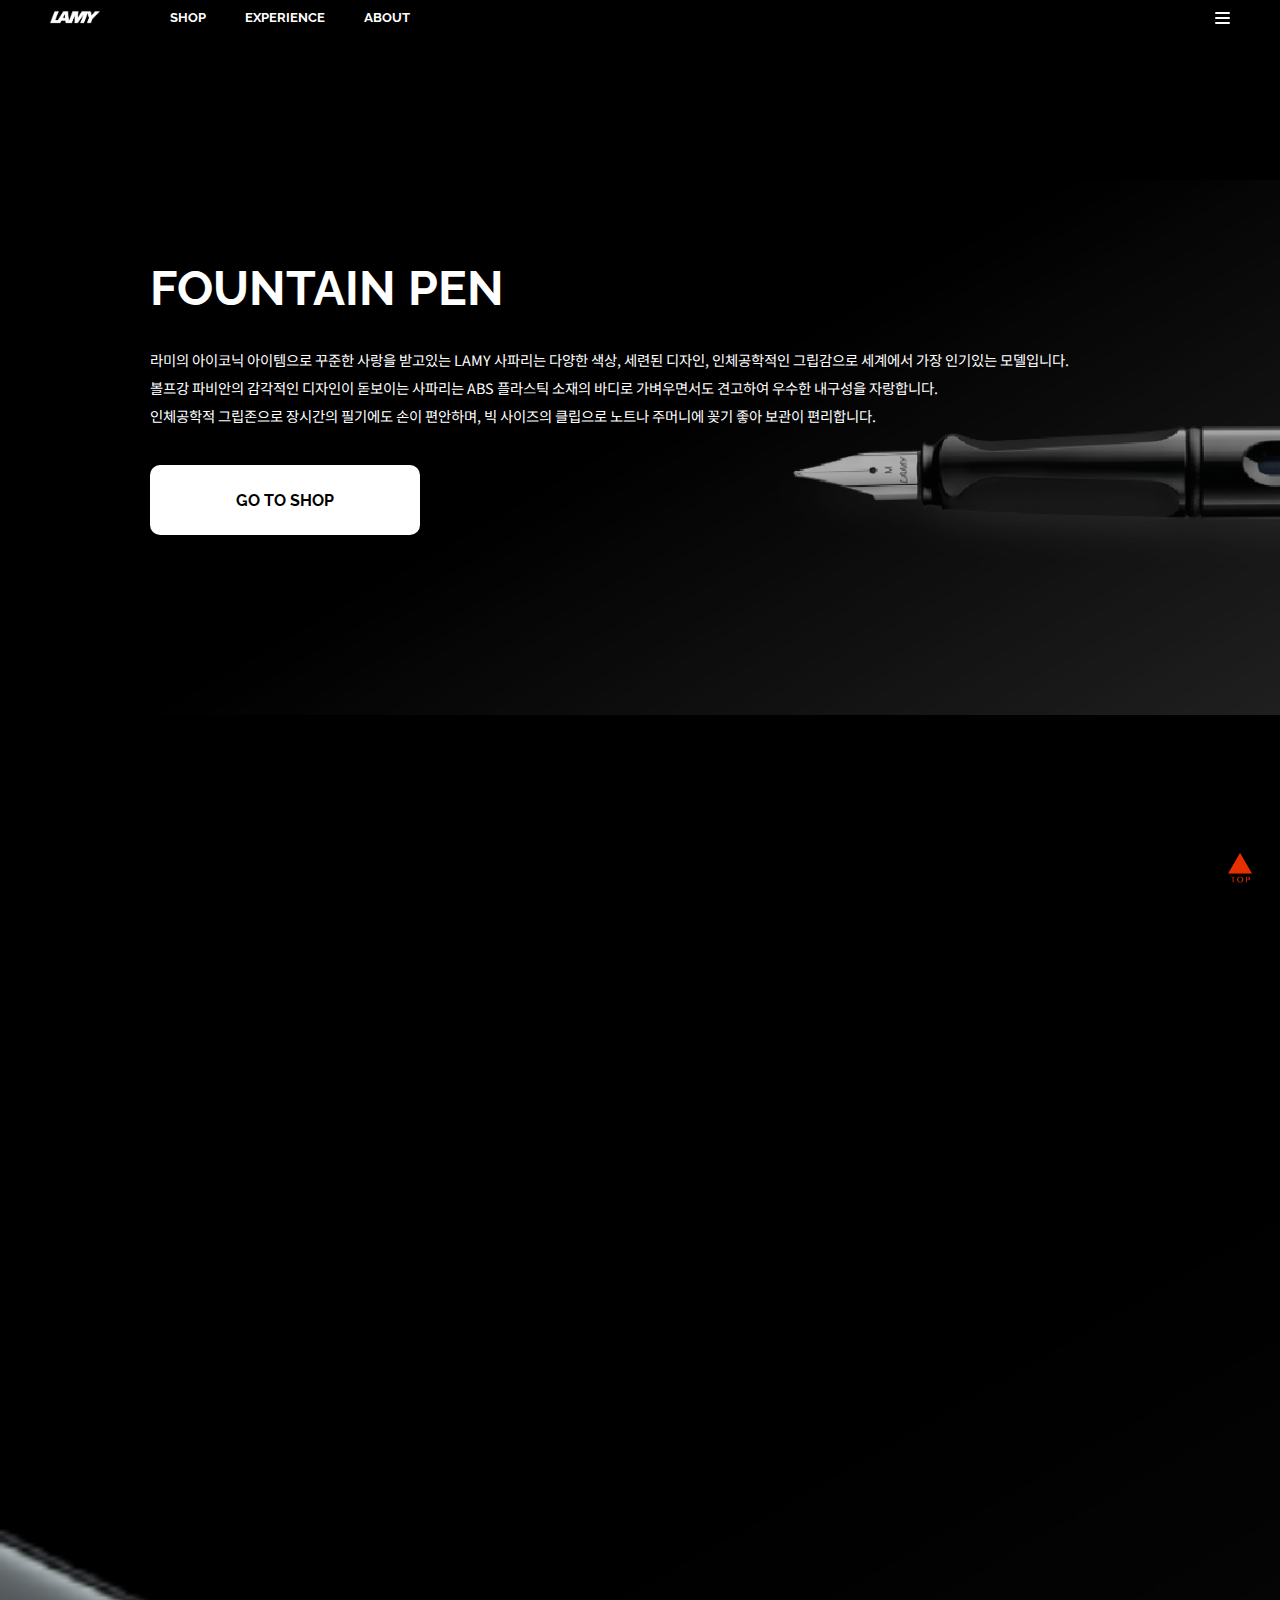
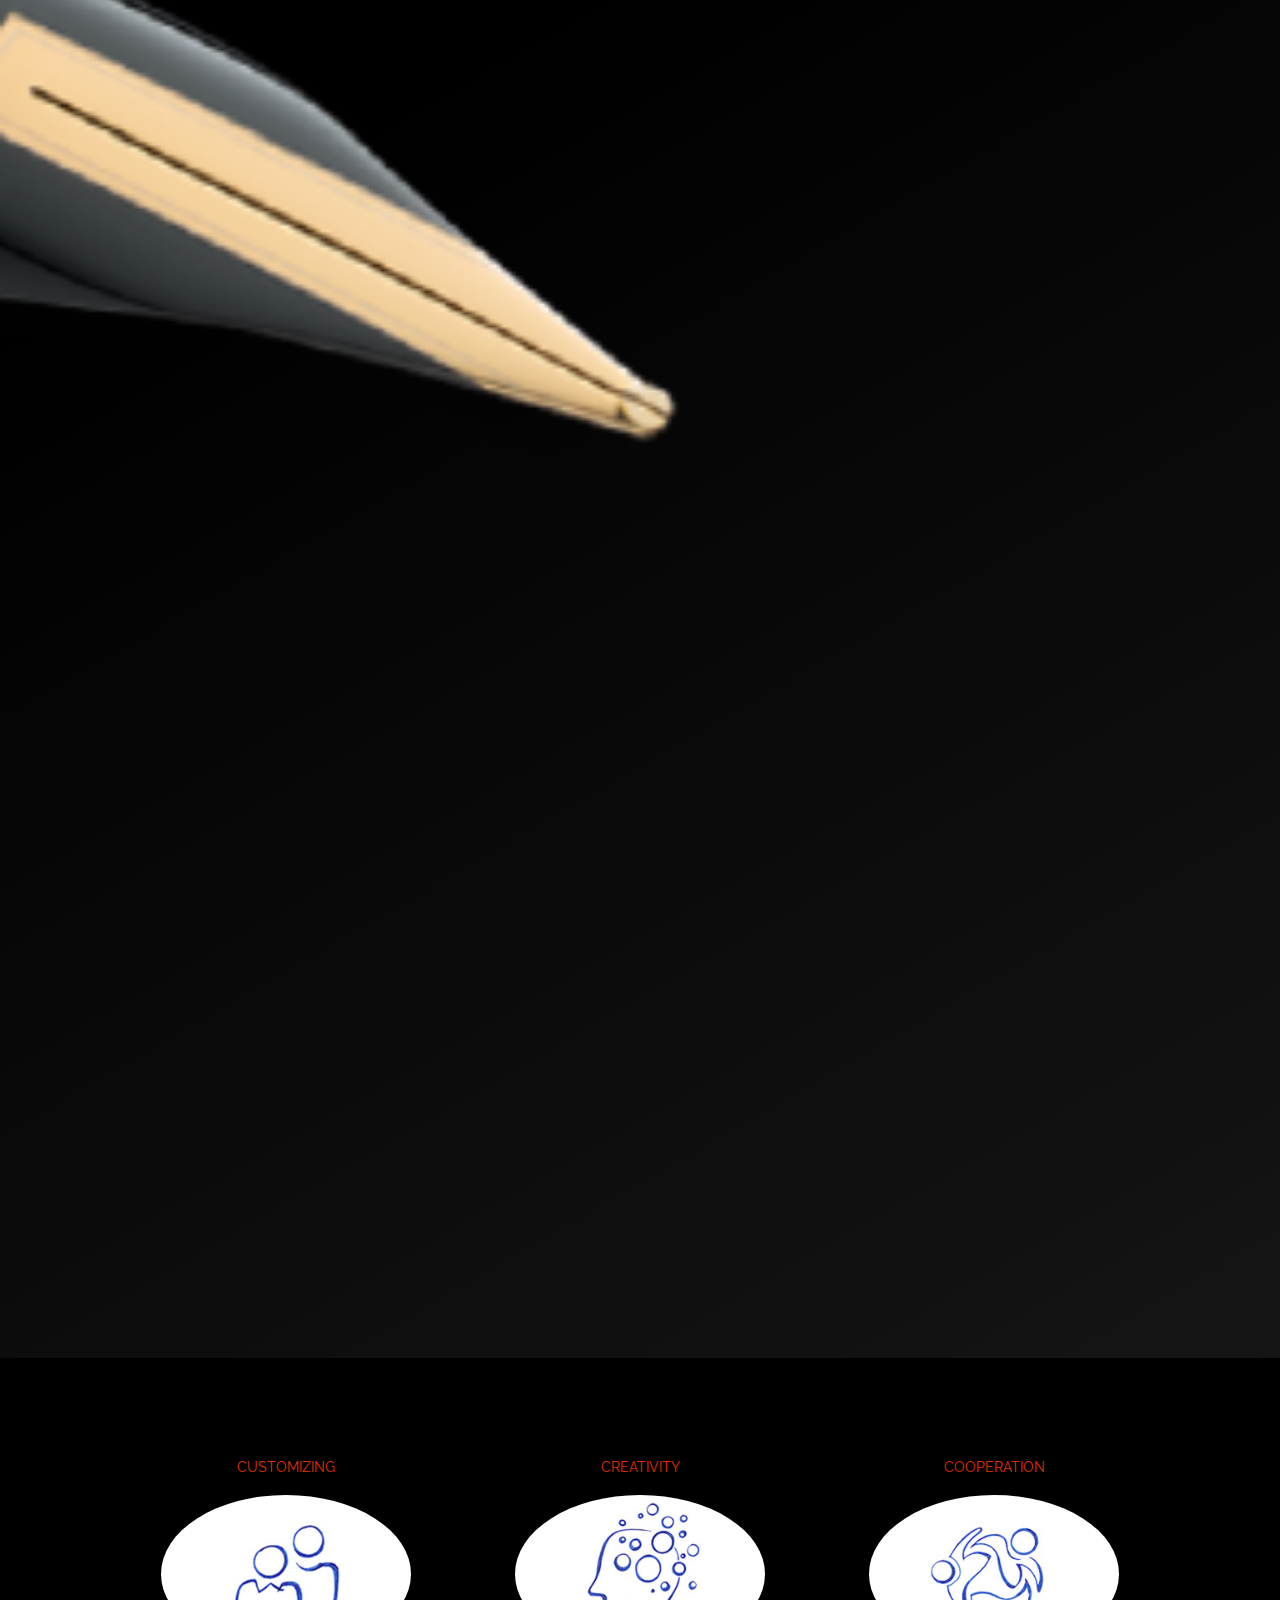
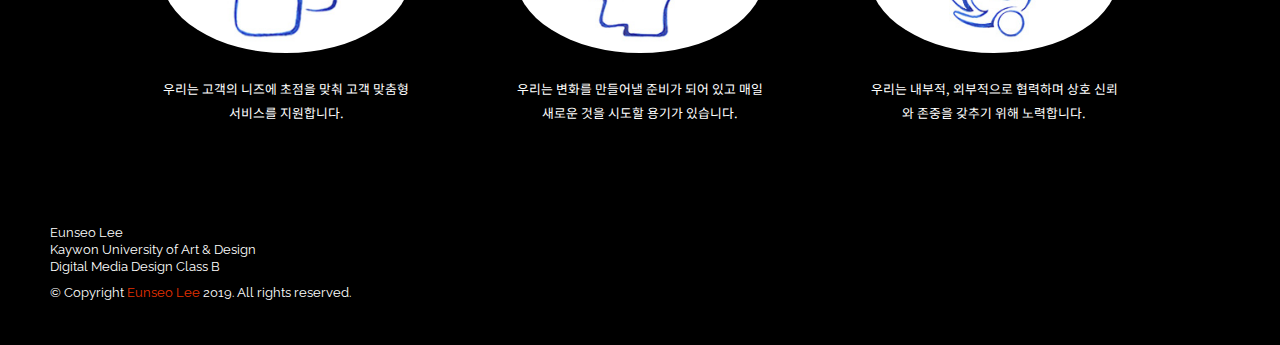
<file: index.html>
<!--21961089_이은서-->
<!DOCTYPE html>
<html lang="en" dir="ltr">
  <head>
    <meta charset="utf-8">
    <meta name="viewport" content="width-device-width, initial-scale=1.0">
    <title>LAMY</title>
    <link rel="stylesheet" href="style.css">
    <link href="https://fonts.googleapis.com/css?family=Noto+Sans+KR|Raleway&display=swap" rel="stylesheet">
    <style>
      .small_text:nth-child(4) {margin-bottom:35px;}
    </style>
  </head>
  <body>
    <header class="c12">
      <nav class="menu_bar">
        <div class="main_logo">
          <a href="index.html"><img src="img/logo.png"></a>
        </div>
        <div class="menu_icon">
          <input type="checkbox" id="menuicon">
          <label for="menuicon">
            <span></span>
            <span></span>
            <span></span>
          </label>
        </div>
        <div class="menu_background">
          <ul class="main_menu">
            <li>
              <a href="html/fountainpen.html">SHOP</a>
              <ul>
                <li>
                  <a href="html/fountainpen.html">PEN</a>
                  <ul>
                    <li><a href="html/fountainpen.html">FOUNTAIN PEN</a></li>
                    <li><a href="html/ballpen.html">BALL PEN</a></li>
                  </ul>
                </li>
              </ul>
              <!--<ul>
                <li>
                  <a href="html/acc.html">ACC</a>
                  <ul>
                    <li><a href="html/refill.html">REFILL</a></li>
                    <li><a href="html/case.html">CASE</a></li>
                  </ul>
                </li>
              </ul>-->
            </li>
            <li>
              <a href="html/value.html">EXPERIENCE</a>
              <ul>
                <li><a href="html/value.html">VALUE</a></li>
                <li>
                  <a href="html/lamyspecs.html">DESIGN</a>
                  <ul>
                    <li><a href="html/lamyspecs.html">LAMY specs</a></li>
                    <li><a href="html/designers.html">DESIGNERS</a></li>
                  </ul>
                </li>
              </ul>
            </li>
            <li>
              <a href="html/history.html">ABOUT</a>
              <ul>
                <li><a href="html/history.html">HISTORY</a></li>
              </ul>
            </li>
          </ul>
        </div>
      </nav>
    </header>
      <div class="main_1">
        <div class="main_contents1">
          <h1 class="big_title1">Fountain Pen</h1>
          <p class="small_text">라미의 아이코닉 아이템으로 꾸준한 사랑을 받고있는 LAMY 사파리는 다양한 색상, 세련된 디자인, 인체공학적인 그립감으로 세계에서 가장 인기있는 모델입니다.</p>
          <p class="small_text">볼프강 파비안의 감각적인 디자인이 돋보이는 사파리는 ABS 플라스틱 소재의 바디로 가벼우면서도 견고하여 우수한 내구성을 자랑합니다.</p>
          <p class="small_text">인체공학적 그립존으로 장시간의 필기에도 손이 편안하며, 빅 사이즈의 클립으로 노트나 주머니에 꽂기 좋아 보관이 편리합니다.</p>
          <div class="main_btn">
            <a href="html/fountainpen.html"><button class="main_btn"><span>Go to Shop</span></button></a>
          </div>
        </div>
      </div>
      <div class="main_2">
        <div class="main_contents2">
          <h1 class="big_title2">Nib</h1>
          <p class="small_text">라미의 만년필과 호환이 가능한 펜촉 시리즈입니다.</p>
          <p class="small_text">개성 있는 색상과 재질, 그리고 용도에 알맞은 다양한 두께의 펜촉을 지원하고 있습니다.</p>
          <p class="small_text">z57-gold / z55-gold / z50-black</p>
          <div class="main_btn">
            <a href="html/fountainpen.html"><button class="main_btn"><span>Go to Shop</span></button></a>
          </div>
        </div>
      </div>
      <div class="main_3">
        <center>
          <ul>
            <li class="font_medium step_title">CUSTOMIZING</li>
            <li><a href="#"><img src="img/d1.jpg" style="border-radius:100%;"></a></li>
            <li class="font_small">우리는 고객의 니즈에 초점을 맞춰 고객 맞춤형 서비스를 지원합니다.</li>
          </ul>
          <ul>
            <li class="font_medium step_title">CREATIVITY</li>
            <li><a href="#"><img src="img/d2.jpg" style="border-radius:100%;"></a></li>
            <li class="font_small">우리는 변화를 만들어낼 준비가 되어 있고 매일 새로운 것을 시도할 용기가 있습니다.</li>
          </ul>
          <ul>
            <li class="font_medium step_title">COOPERATION</li>
            <li><a href="#"><img src="img/d3.jpg" style="border-radius:100%;"></a></li>
            <li class="font_small">우리는 내부적, 외부적으로 협력하며 상호 신뢰와 존중을 갖추기 위해 노력합니다.</li>
          </ul>
        </center>
      </div>
    <footer class="c12">
      <div class="contact">
        Eunseo Lee <br>
        Kaywon University of Art & Design <br>
        Digital Media Design Class B <br>
      </div>
      <div class="copyright">
        &copy; Copyright <span style="color:#e63000;">Eunseo Lee</span> 2019. All rights reserved.
      </div>
      <div class="top_btn">
        <a href="#"><img src="img/top.png"></a>
      </div>
    </footer>
  </body>
</html>
</file>
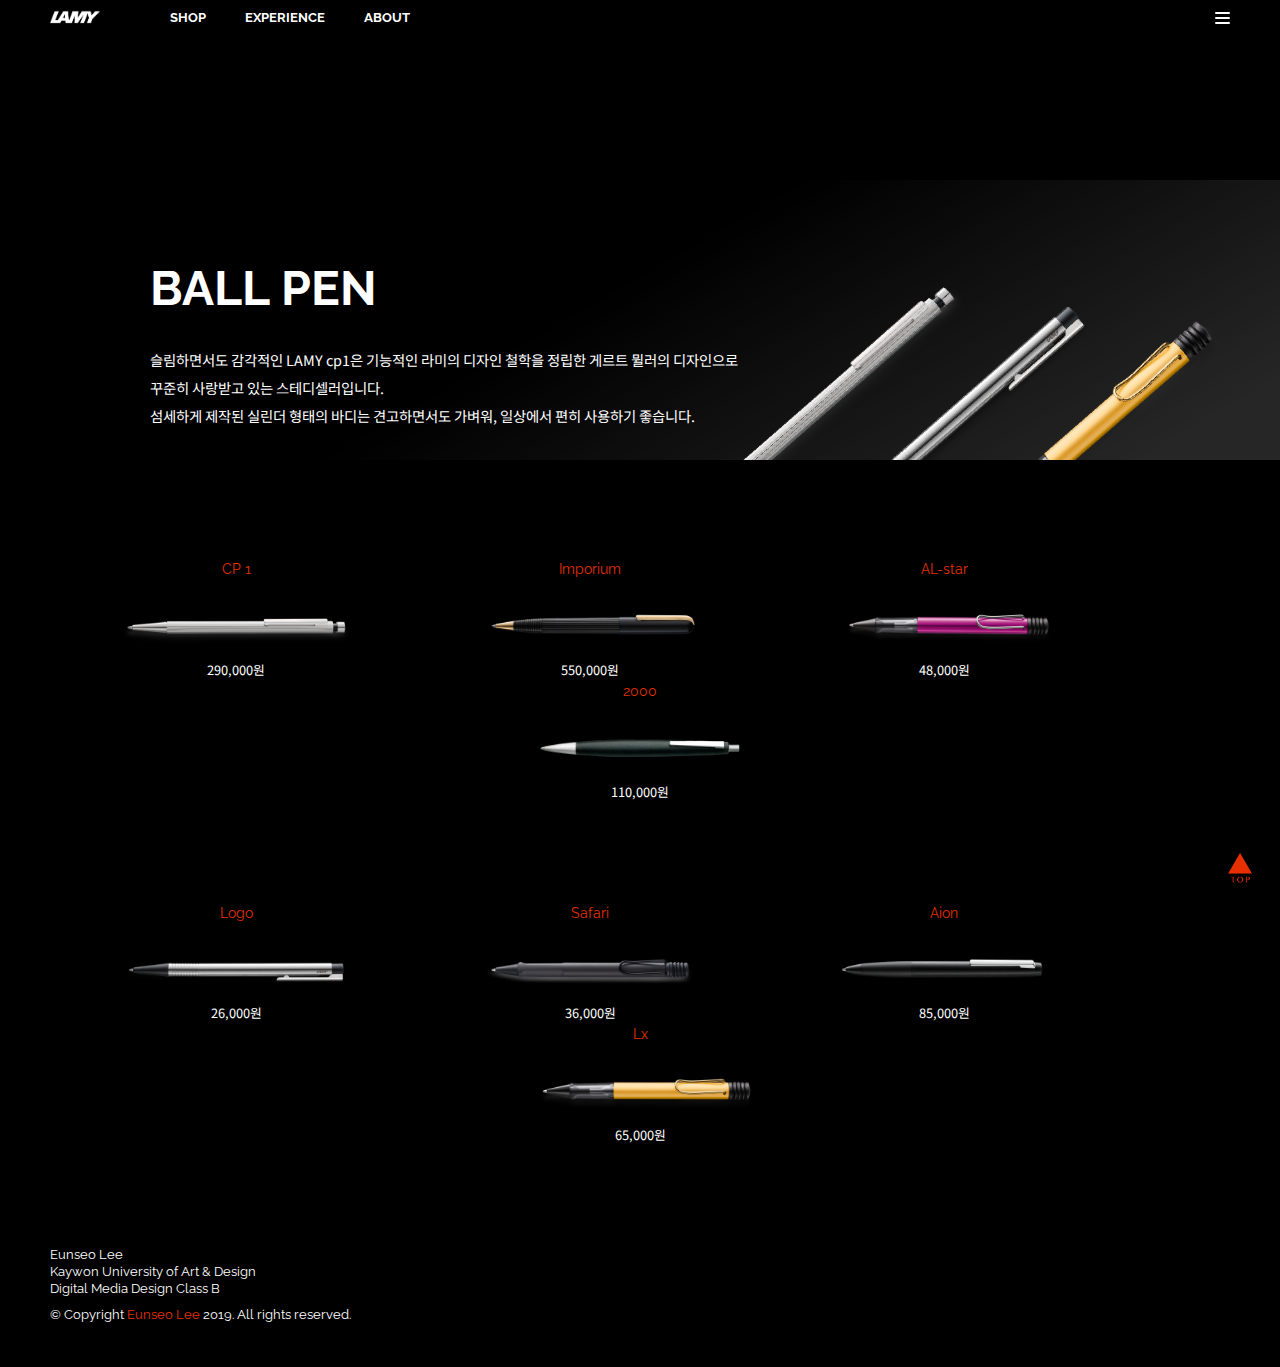
<file: html/ballpen.html>
<!--21961089_이은서-->
<!DOCTYPE html>
<html lang="en" dir="ltr">
  <head>
    <meta charset="utf-8">
    <meta name="viewport" content="width-device-width, initial-scale=1.0">
    <title>LAMY</title>
    <link rel="stylesheet" href="../style.css">
    <link href="https://fonts.googleapis.com/css?family=Noto+Sans+KR|Raleway&display=swap" rel="stylesheet">
    <style>
      .main_7 {margin:100px 0 100px 0;}
      .main_7 img {width:250px; height:400px margin-bottom:20px;}
      .main_7 ul {display:inline-block; width:250px;}
      .main_7 ul:nth-child(2) {margin:0 100px 0 100px;}
      .main_7 ul:nth-child(3) {margin:0 100px 0 0;}
    </style>
  </head>
  <body>
    <header class="c12">
      <nav class="menu_bar">
        <div class="main_logo">
          <a href="../index.html"><img src="../img/logo.png"></a>
        </div>
        <div class="menu_icon">
          <input type="checkbox" id="menuicon">
          <label for="menuicon">
            <span></span>
            <span></span>
            <span></span>
          </label>
        </div>
        <div class="menu_background">
          <ul class="main_menu">
            <li>
              <a href="fountainpen.html">SHOP</a>
              <ul>
                <li>
                  <a href="fountainpen.html">PEN</a>
                  <ul>
                    <li><a href="fountainpen.html">FOUNTAIN PEN</a></li>
                    <li><a href="ballpen.html">BALL PEN</a></li>
                  </ul>
                </li>
              </ul>
              <!--<ul>
                <li>
                  <a href="acc.html">ACC</a>
                  <ul>
                    <li><a href="refill.html">REFILL</a></li>
                    <li><a href="case.html">CASE</a></li>
                  </ul>
                </li>
              </ul>-->
            </li>
            <li>
              <a href="value.html">EXPERIENCE</a>
              <ul>
                <li><a href="value.html">VALUE</a></li>
                <li>
                  <a href="lamyspecs.html">DESIGN</a>
                  <ul>
                    <li><a href="lamyspecs.html">LAMY specs</a></li>
                    <li><a href="designers.html">DESIGNERS</a></li>
                  </ul>
                </li>
              </ul>
            </li>
            <li>
              <a href="history.html">ABOUT</a>
              <ul>
                <li><a href="history.html">HISTORY</a></li>
              </ul>
            </li>
          </ul>
        </div>
      </nav>
    </header>
      <div class="main_10">
        <div class="main_contents1">
          <h1 class="big_title1">Ball Pen</h1>
          <p class="small_text">슬림하면서도 감각적인 LAMY cp1은 기능적인 라미의 디자인 철학을 정립한 게르트 뮐러의 디자인으로</p>
          <p class="small_text">꾸준히 사랑받고 있는 스테디셀러입니다.</p>
          <p class="small_text">섬세하게 제작된 실린더 형태의 바디는 견고하면서도 가벼워, 일상에서 편히 사용하기 좋습니다.</p>
        </div>
      </div>
      <div class="main_7">
        <center>
          <ul>
            <li class="font_medium step_title">CP 1</li>
            <li><a href="#"><img src="../img/b1.png"></a></li>
            <li class="font_small">290,000원</li>
          </ul>
          <ul>
            <li class="font_medium step_title">Imporium</li>
            <li><a href="#"><img src="../img/b2.png"></a></li>
            <li class="font_small">550,000원</li>
          </ul>
          <ul>
            <li class="font_medium step_title">AL-star</li>
            <li><a href="#"><img src="../img/b3.png"></a></li>
            <li class="font_small">48,000원</li>
          </ul>
          <ul>
            <li class="font_medium step_title">2000</li>
            <li><a href="#"><img src="../img/b4.png"></a></li>
            <li class="font_small">110,000원</li>
          </ul>
        </center>
      </div>
      <div class="main_7">
        <center>
          <ul>
            <li class="font_medium step_title">Logo</li>
            <li><a href="#"><img src="../img/b5.png"></a></li>
            <li class="font_small">26,000원</li>
          </ul>
          <ul>
            <li class="font_medium step_title">Safari</li>
            <li><a href="#"><img src="../img/b6.png"></a></li>
            <li class="font_small">36,000원</li>
          </ul>
          <ul>
            <li class="font_medium step_title">Aion</li>
            <li><a href="#"><img src="../img/b7.png"></a></li>
            <li class="font_small">85,000원</li>
          </ul>
          <ul>
            <li class="font_medium step_title">Lx</li>
            <li><a href="#"><img src="../img/b8.png"></a></li>
            <li class="font_small">65,000원</li>
          </ul>
        </center>
      </div>
    <footer class="c12">
      <div class="contact">
        Eunseo Lee <br>
        Kaywon University of Art & Design <br>
        Digital Media Design Class B <br>
      </div>
      <div class="copyright">
        &copy; Copyright <span style="color:#e63000;">Eunseo Lee</span> 2019. All rights reserved.
      </div>
      <div class="top_btn">
        <a href="#"><img src="../img/top.png"></a>
      </div>
    </footer>
  </body>
</html>
</file>
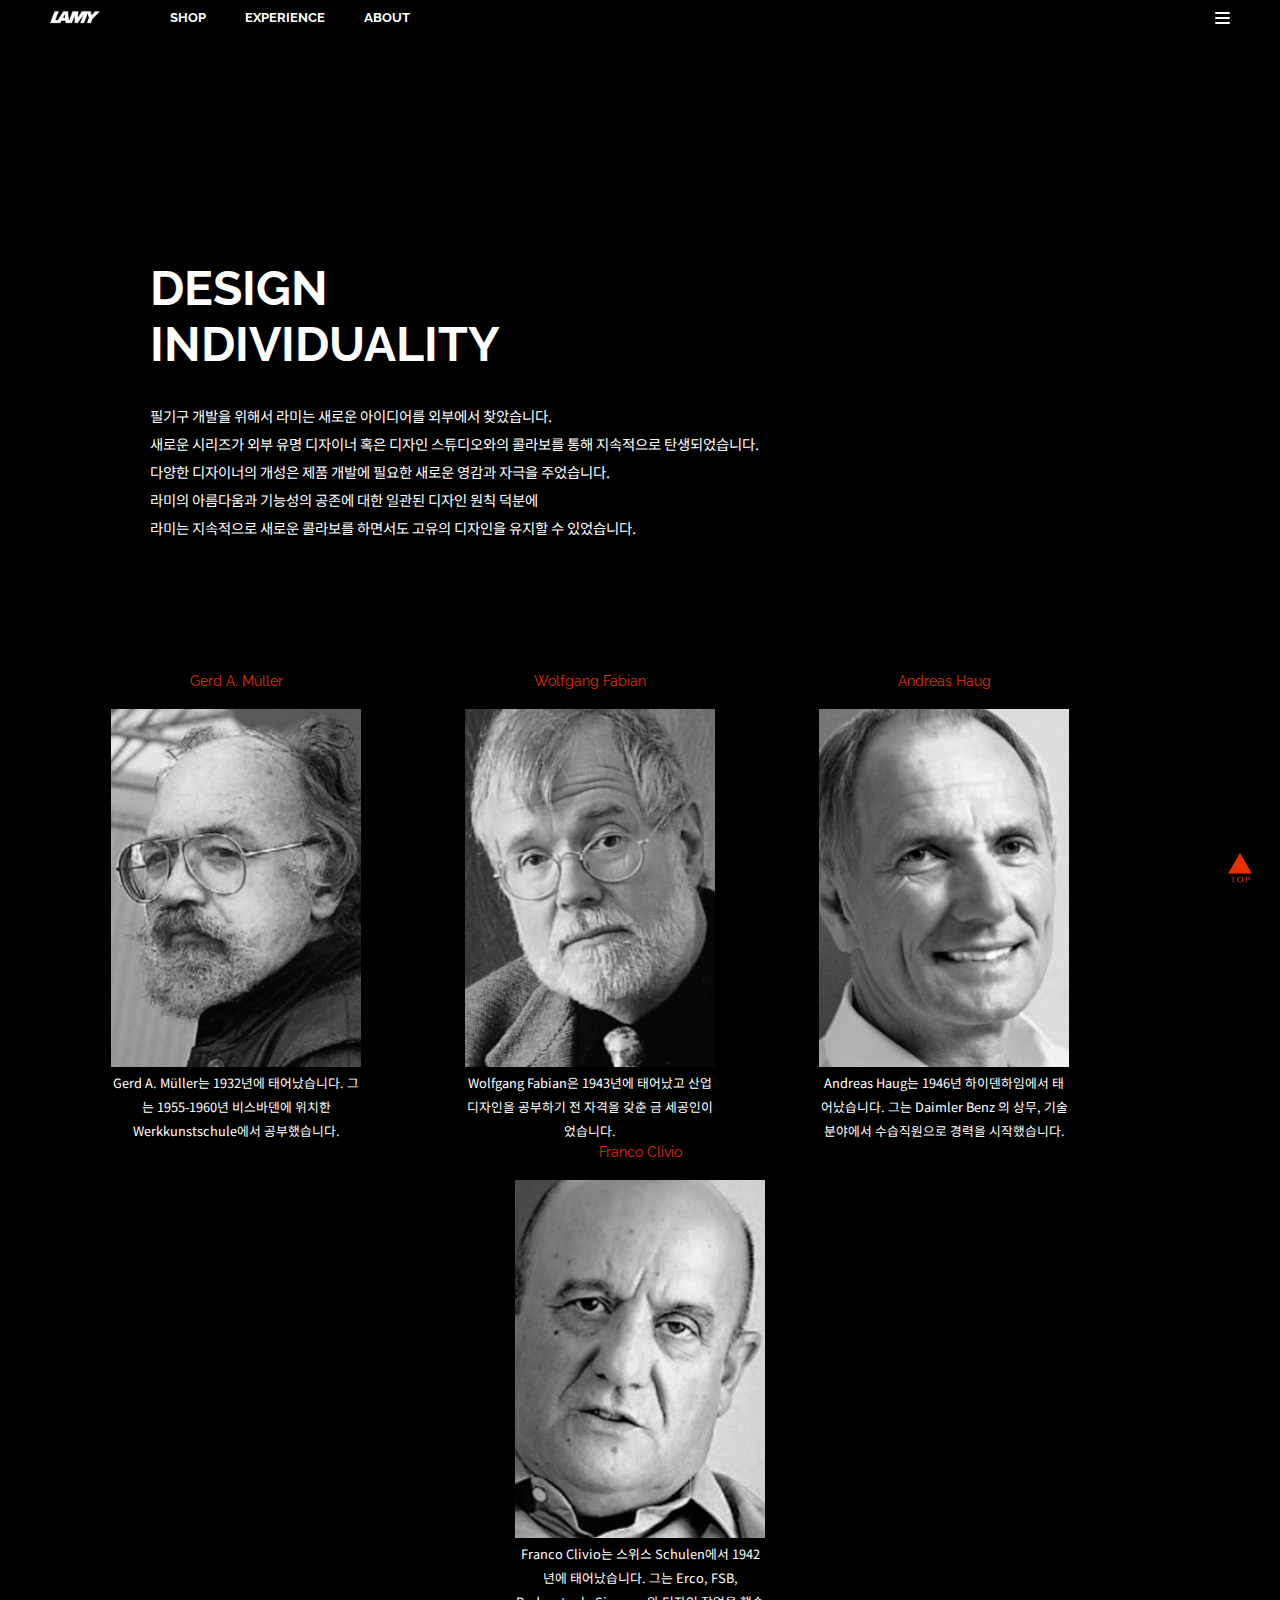
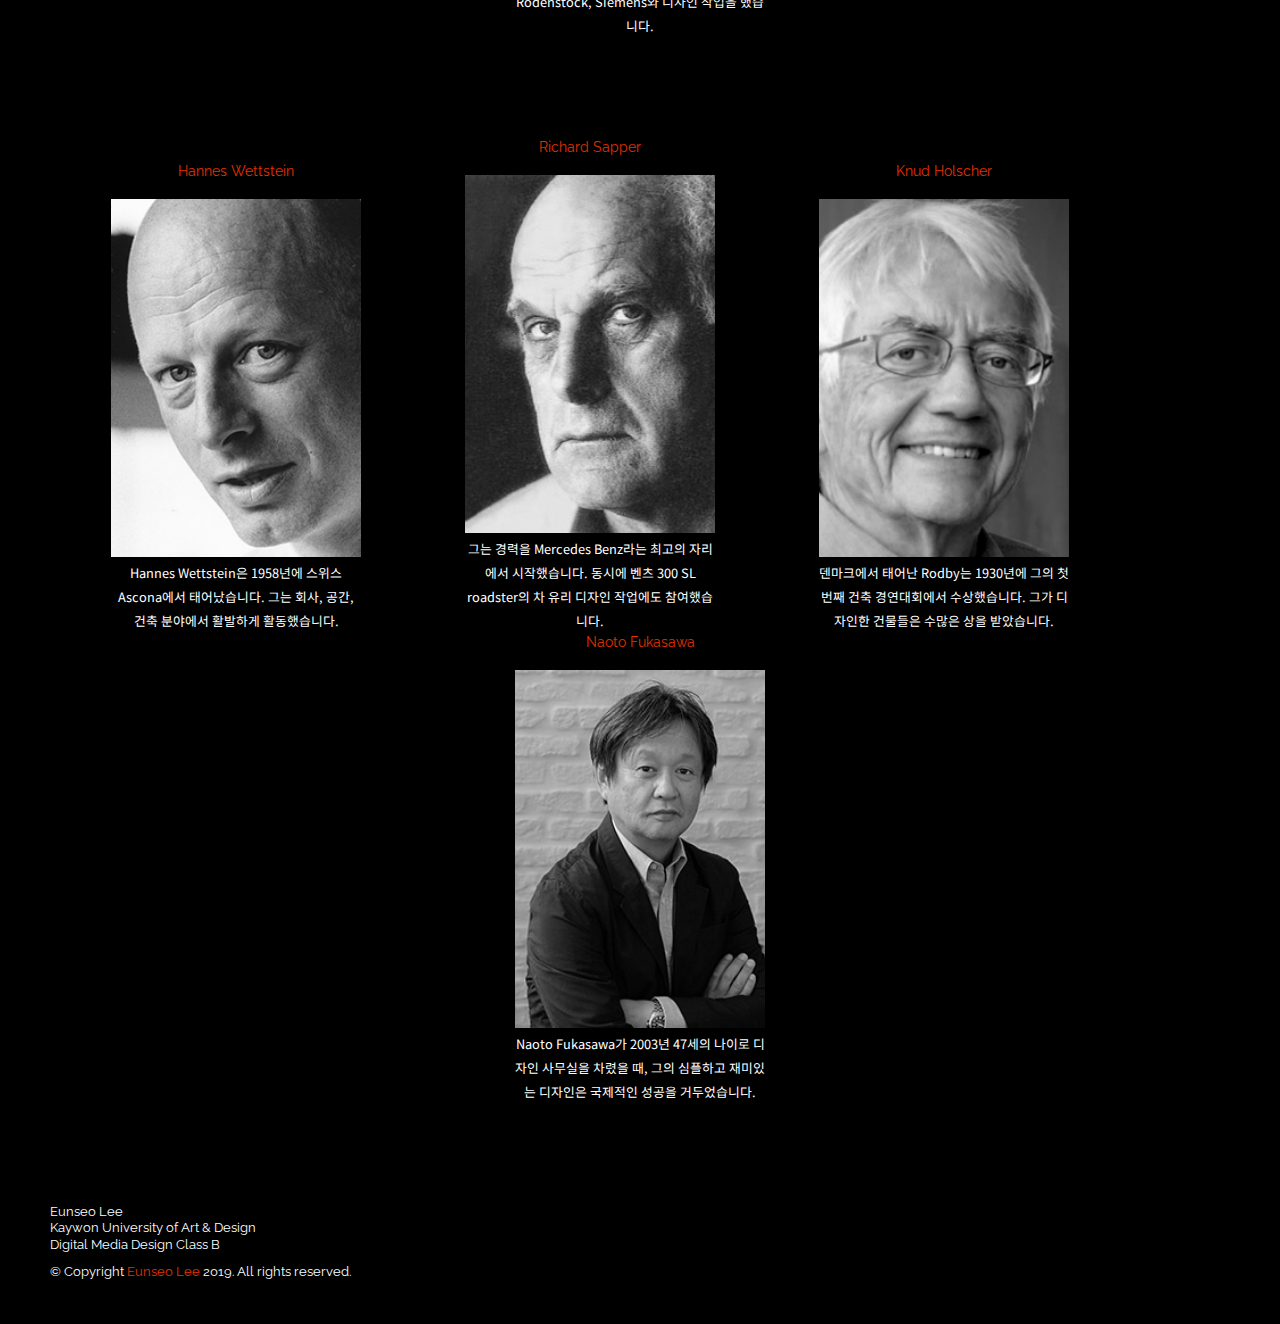
<file: html/designers.html>
<!--21961089_이은서-->
<!DOCTYPE html>
<html lang="en" dir="ltr">
  <head>
    <meta charset="utf-8">
    <meta name="viewport" content="width-device-width, initial-scale=1.0">
    <title>LAMY</title>
    <link rel="stylesheet" href="../style.css">
    <link href="https://fonts.googleapis.com/css?family=Noto+Sans+KR|Raleway&display=swap" rel="stylesheet">
    <style>
      .main_7 {margin:100px 0 100px 0;}
      .main_7 img {width:250px; height:400px margin-bottom:20px;}
      .main_7 ul {display:inline-block; width:250px;}
      .main_7 ul:nth-child(2) {margin:0 100px 0 100px;}
      .main_7 ul:nth-child(3) {margin:0 100px 0 0;}
    </style>
  </head>
  <body>
    <header class="c12">
      <nav class="menu_bar">
        <div class="main_logo">
          <a href="../index.html"><img src="../img/logo.png"></a>
        </div>
        <div class="menu_icon">
          <input type="checkbox" id="menuicon">
          <label for="menuicon">
            <span></span>
            <span></span>
            <span></span>
          </label>
        </div>
        <div class="menu_background">
          <ul class="main_menu">
            <li>
              <a href="fountainpen.html">SHOP</a>
              <ul>
                <li>
                  <a href="fountainpen.html">PEN</a>
                  <ul>
                    <li><a href="fountainpen.html">FOUNTAIN PEN</a></li>
                    <li><a href="ballpen.html">BALL PEN</a></li>
                  </ul>
                </li>
              </ul>
              <!--<ul>
                <li>
                  <a href="acc.html">ACC</a>
                  <ul>
                    <li><a href="refill.html">REFILL</a></li>
                    <li><a href="case.html">CASE</a></li>
                  </ul>
                </li>
              </ul>-->
            </li>
            <li>
              <a href="value.html">EXPERIENCE</a>
              <ul>
                <li><a href="value.html">VALUE</a></li>
                <li>
                  <a href="lamyspecs.html">DESIGN</a>
                  <ul>
                    <li><a href="lamyspecs.html">LAMY specs</a></li>
                    <li><a href="designers.html">DESIGNERS</a></li>
                  </ul>
                </li>
              </ul>
            </li>
            <li>
              <a href="history.html">ABOUT</a>
              <ul>
                <li><a href="history.html">HISTORY</a></li>
              </ul>
            </li>
          </ul>
        </div>
      </nav>
    </header>
    <div class="title_menu">
      <div class="main_contents1">
        <h1 class="big_title1">Design <br>Individuality</h1>
        <p class="small_text">필기구 개발을 위해서 라미는 새로운 아이디어를 외부에서 찾았습니다.</p>
        <p class="small_text">새로운 시리즈가 외부 유명 디자이너 혹은 디자인 스튜디오와의 콜라보를 통해 지속적으로 탄생되었습니다.</p>
        <p class="small_text">다양한 디자이너의 개성은 제품 개발에 필요한 새로운 영감과 자극을 주었습니다.</p>
        <p class="small_text">라미의 아름다움과 기능성의 공존에 대한 일관된 디자인 원칙 덕분에</p>
        <p class="small_text">라미는 지속적으로 새로운 콜라보를 하면서도 고유의 디자인을 유지할 수 있었습니다.</p>
      </div>
    </div>
    <div class="main_7">
      <center>
        <ul>
          <li class="font_medium step_title">Gerd A. Müller</li>
          <li><a href="#"><img src="../img/a.jpg"></a></li>
          <li class="font_small">Gerd A. Müller는 1932년에 태어났습니다. 그는 1955-1960년 비스바덴에 위치한 Werkkunstschule에서 공부했습니다.</li>
        </ul>
        <ul>
          <li class="font_medium step_title">Wolfgang Fabian</li>
          <li><a href="#"><img src="../img/b.jpg"></a></li>
          <li class="font_small">Wolfgang Fabian은 1943년에 태어났고 산업 디자인을 공부하기 전 자격을 갖춘 금 세공인이었습니다.</li>
        </ul>
        <ul>
          <li class="font_medium step_title">Andreas Haug</li>
          <li><a href="#"><img src="../img/c.jpg"></a></li>
          <li class="font_small">Andreas Haug는 1946년 하이덴하임에서 태어났습니다. 그는 Daimler Benz 의 상무, 기술 분야에서 수습직원으로 경력을 시작했습니다.</li>
        </ul>
        <ul>
          <li class="font_medium step_title">Franco Clivio</li>
          <li><a href="#"><img src="../img/d.jpg"></a></li>
          <li class="font_small">Franco Clivio는 스위스 Schulen에서 1942년에 태어났습니다. 그는 Erco, FSB, Rodenstock, Siemens와 디자인 작업을 했습니다.</li>
        </ul>
      </center>
    </div>
    <div class="main_7">
      <center>
        <ul>
          <li class="font_medium step_title">Hannes Wettstein</li>
          <li><a href="#"><img src="../img/e.jpg"></a></li>
          <li class="font_small">Hannes Wettstein은 1958년에 스위스 Ascona에서 태어났습니다. 그는 회사, 공간, 건축 분야에서 활발하게 활동했습니다.</li>
        </ul>
        <ul>
          <li class="font_medium step_title">Richard Sapper</li>
          <li><a href="#"><img src="../img/f.jpg"></a></li>
          <li class="font_small">그는 경력을 Mercedes Benz라는 최고의 자리에서 시작했습니다. 동시에 벤츠 300 SL roadster의 차 유리 디자인 작업에도 참여했습니다.</li>
        </ul>
        <ul>
          <li class="font_medium step_title">Knud Holscher</li>
          <li><a href="#"><img src="../img/g.jpg"></a></li>
          <li class="font_small">덴마크에서 태어난 Rodby는 1930년에 그의 첫 번째 건축 경연대회에서 수상했습니다. 그가 디자인한 건물들은 수많은 상을 받았습니다.</li>
        </ul>
        <ul>
          <li class="font_medium step_title">Naoto Fukasawa</li>
          <li><a href="#"><img src="../img/h.jpg"></a></li>
          <li class="font_small">Naoto Fukasawa가 2003년 47세의 나이로 디자인 사무실을 차렸을 때, 그의 심플하고 재미있는 디자인은 국제적인 성공을 거두었습니다.</li>
        </ul>
      </center>
    </div>
    <footer class="c12">
      <div class="contact">
        Eunseo Lee <br>
        Kaywon University of Art & Design <br>
        Digital Media Design Class B <br>
      </div>
      <div class="copyright">
        &copy; Copyright <span style="color:#e63000;">Eunseo Lee</span> 2019. All rights reserved.
      </div>
      <div class="top_btn">
        <a href="#"><img src="../img/top.png"></a>
      </div>
    </footer>
  </body>
</html>
</file>
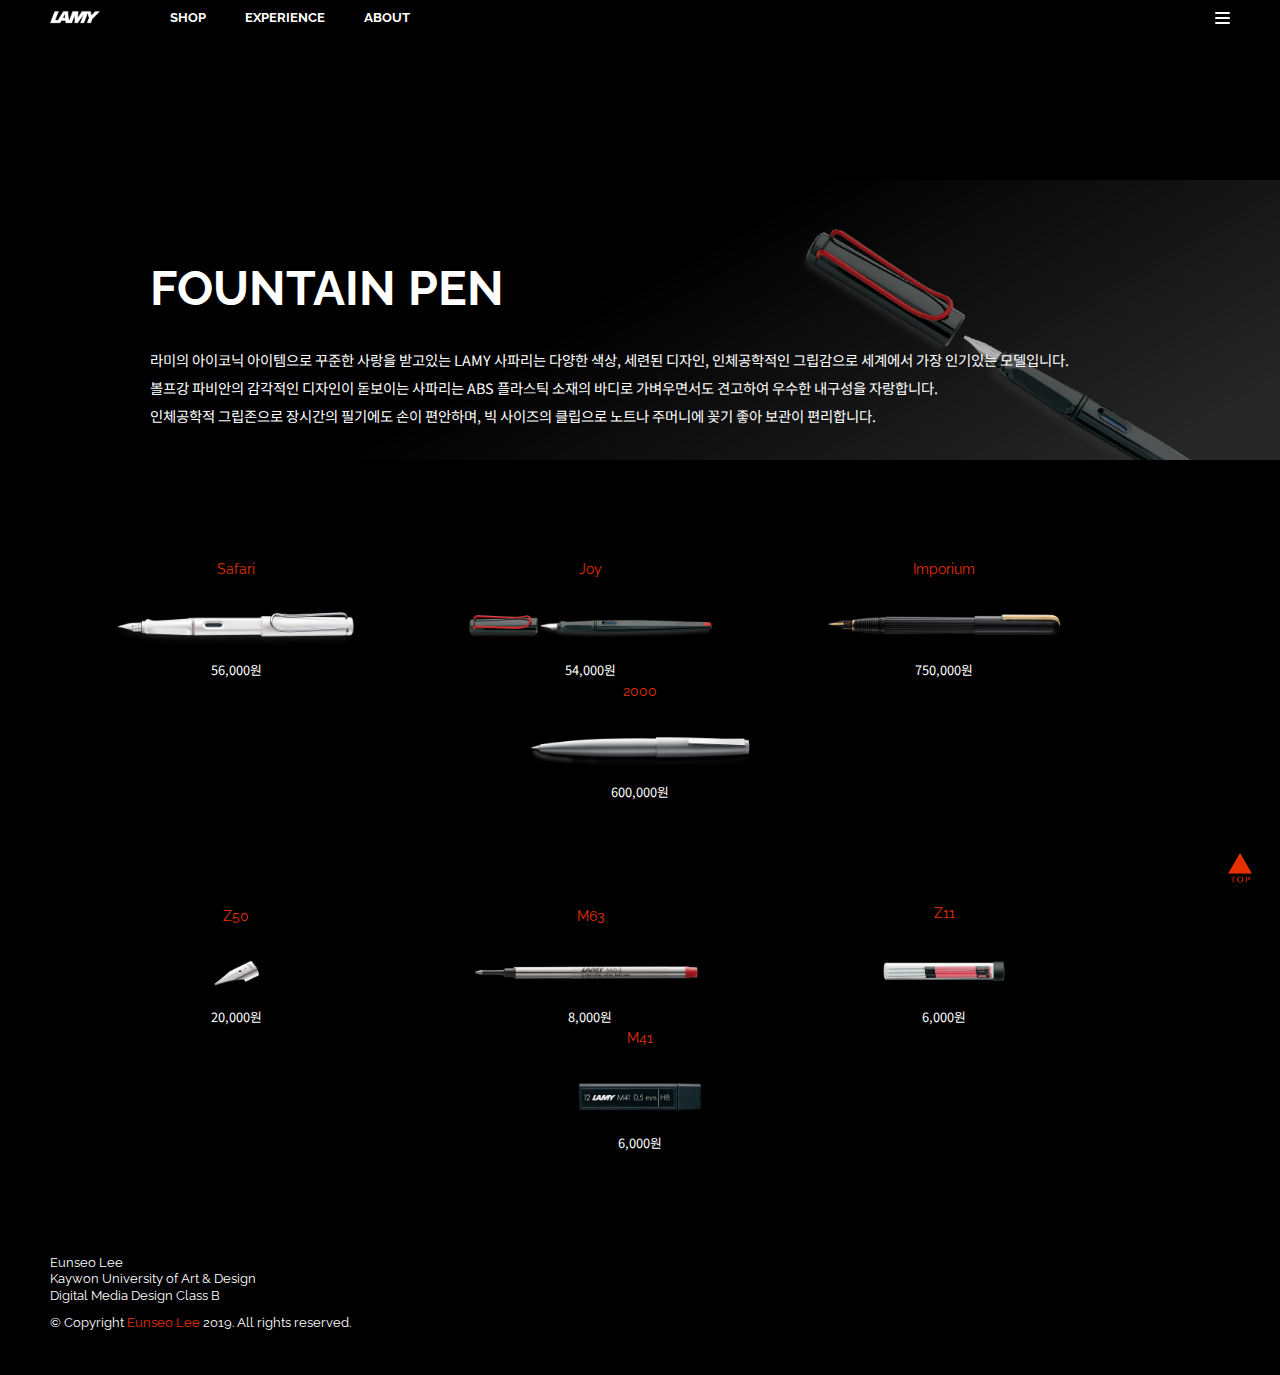
<file: html/fountainpen.html>
<!--21961089_이은서-->
<!DOCTYPE html>
<html lang="en" dir="ltr">
  <head>
    <meta charset="utf-8">
    <meta name="viewport" content="width-device-width, initial-scale=1.0">
    <title>LAMY</title>
    <link rel="stylesheet" href="../style.css">
    <link href="https://fonts.googleapis.com/css?family=Noto+Sans+KR|Raleway&display=swap" rel="stylesheet">
    <style>
      .main_7 {margin:100px 0 100px 0;}
      .main_7 img {width:250px; height:400px margin-bottom:20px;}
      .main_7 ul {display:inline-block; width:250px;}
      .main_7 ul:nth-child(2) {margin:0 100px 0 100px;}
      .main_7 ul:nth-child(3) {margin:0 100px 0 0;}
    </style>
  </head>
  <body>
    <header class="c12">
      <nav class="menu_bar">
        <div class="main_logo">
          <a href="../index.html"><img src="../img/logo.png"></a>
        </div>
        <div class="menu_icon">
          <input type="checkbox" id="menuicon">
          <label for="menuicon">
            <span></span>
            <span></span>
            <span></span>
          </label>
        </div>
        <div class="menu_background">
          <ul class="main_menu">
            <li>
              <a href="fountainpen.html">SHOP</a>
              <ul>
                <li>
                  <a href="fountainpen.html">PEN</a>
                  <ul>
                    <li><a href="fountainpen.html">FOUNTAIN PEN</a></li>
                    <li><a href="ballpen.html">BALL PEN</a></li>
                  </ul>
                </li>
              </ul>
              <!--<ul>
                <li>
                  <a href="acc.html">ACC</a>
                  <ul>
                    <li><a href="refill.html">REFILL</a></li>
                    <li><a href="case.html">CASE</a></li>
                  </ul>
                </li>
              </ul>-->
            </li>
            <li>
              <a href="value.html">EXPERIENCE</a>
              <ul>
                <li><a href="value.html">VALUE</a></li>
                <li>
                  <a href="lamyspecs.html">DESIGN</a>
                  <ul>
                    <li><a href="lamyspecs.html">LAMY specs</a></li>
                    <li><a href="designers.html">DESIGNERS</a></li>
                  </ul>
                </li>
              </ul>
            </li>
            <li>
              <a href="history.html">ABOUT</a>
              <ul>
                <li><a href="history.html">HISTORY</a></li>
              </ul>
            </li>
          </ul>
        </div>
      </nav>
    </header>
      <div class="main_9">
        <div class="main_contents1">
          <h1 class="big_title1">Fountain Pen</h1>
          <p class="small_text">라미의 아이코닉 아이템으로 꾸준한 사랑을 받고있는 LAMY 사파리는 다양한 색상, 세련된 디자인, 인체공학적인 그립감으로 세계에서 가장 인기있는 모델입니다.</p>
          <p class="small_text">볼프강 파비안의 감각적인 디자인이 돋보이는 사파리는 ABS 플라스틱 소재의 바디로 가벼우면서도 견고하여 우수한 내구성을 자랑합니다.</p>
          <p class="small_text">인체공학적 그립존으로 장시간의 필기에도 손이 편안하며, 빅 사이즈의 클립으로 노트나 주머니에 꽂기 좋아 보관이 편리합니다.</p>
        </div>
      </div>
      <div class="main_7">
        <center>
          <ul>
            <li class="font_medium step_title">Safari</li>
            <li><a href="#"><img src="../img/a1.png"></a></li>
            <li class="font_small">56,000원</li>
          </ul>
          <ul>
            <li class="font_medium step_title">Joy</li>
            <li><a href="#"><img src="../img/a2.png"></a></li>
            <li class="font_small">54,000원</li>
          </ul>
          <ul>
            <li class="font_medium step_title">Imporium</li>
            <li><a href="#"><img src="../img/a3.png"></a></li>
            <li class="font_small">750,000원</li>
          </ul>
          <ul>
            <li class="font_medium step_title">2000</li>
            <li><a href="#"><img src="../img/a4.png"></a></li>
            <li class="font_small">600,000원</li>
          </ul>
        </center>
      </div>
      <div class="main_7">
        <center>
          <ul>
            <li class="font_medium step_title">Z50</li>
            <li><a href="#"><img src="../img/a5.png"></a></li>
            <li class="font_small">20,000원</li>
          </ul>
          <ul>
            <li class="font_medium step_title">M63</li>
            <li><a href="#"><img src="../img/a6.png"></a></li>
            <li class="font_small">8,000원</li>
          </ul>
          <ul>
            <li class="font_medium step_title">Z11</li>
            <li><a href="#"><img src="../img/a7.png"></a></li>
            <li class="font_small">6,000원</li>
          </ul>
          <ul>
            <li class="font_medium step_title">M41</li>
            <li><a href="#"><img src="../img/a8.png"></a></li>
            <li class="font_small">6,000원</li>
          </ul>
        </center>
      </div>
    <footer class="c12">
      <div class="contact">
        Eunseo Lee <br>
        Kaywon University of Art & Design <br>
        Digital Media Design Class B <br>
      </div>
      <div class="copyright">
        &copy; Copyright <span style="color:#e63000;">Eunseo Lee</span> 2019. All rights reserved.
      </div>
      <div class="top_btn">
        <a href="#"><img src="../img/top.png"></a>
      </div>
    </footer>
  </body>
</html>
</file>
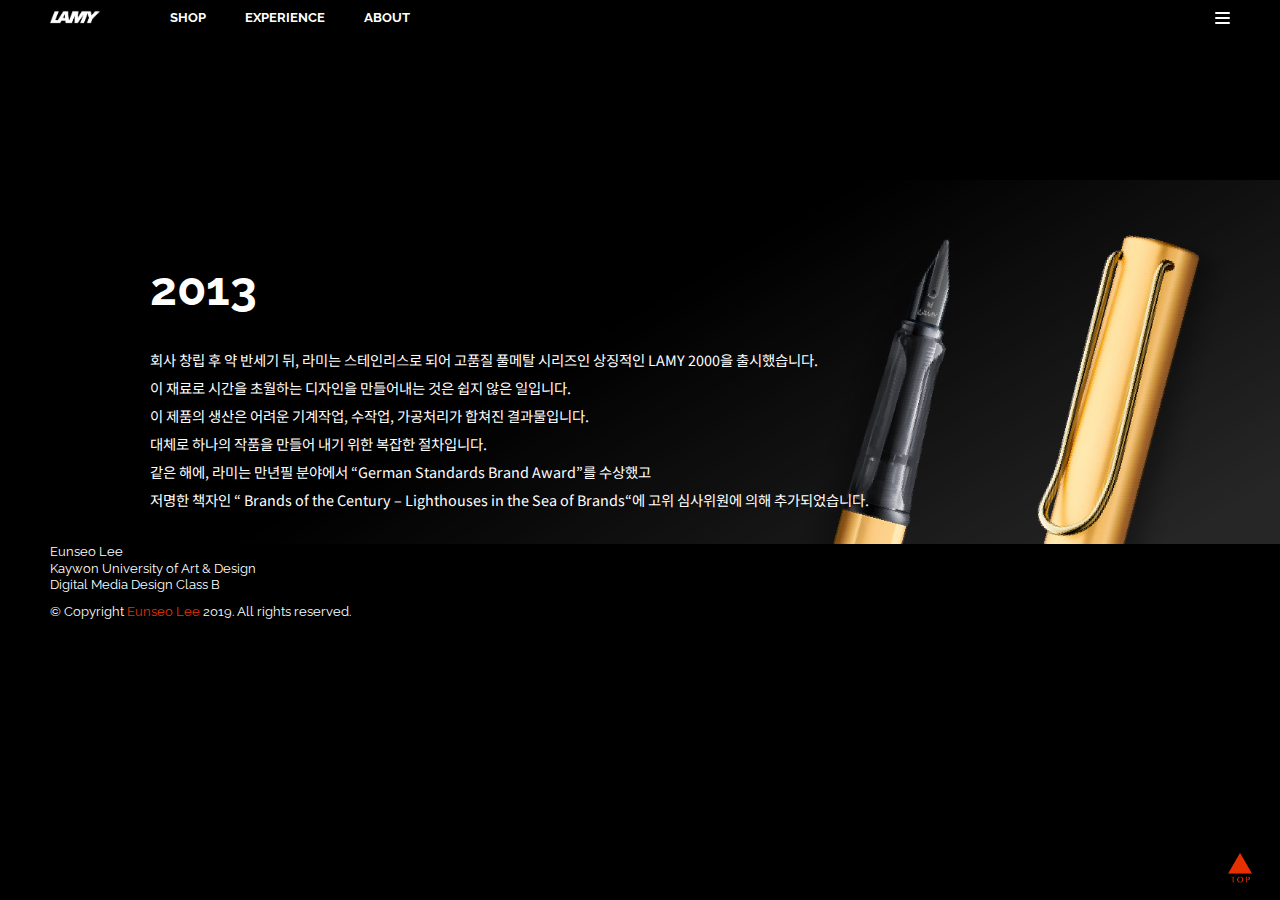
<file: html/history.html>
<!--21961089_이은서-->
<!DOCTYPE html>
<html lang="en" dir="ltr">
  <head>
    <meta charset="utf-8">
    <meta name="viewport" content="width-device-width, initial-scale=1.0">
    <title>LAMY</title>
    <link rel="stylesheet" href="../style.css">
    <link href="https://fonts.googleapis.com/css?family=Noto+Sans+KR|Raleway&display=swap" rel="stylesheet">
  </head>
  <body>
    <header class="c12">
      <nav class="menu_bar">
        <div class="main_logo">
          <a href="../index.html"><img src="../img/logo.png"></a>
        </div>
        <div class="menu_icon">
          <input type="checkbox" id="menuicon">
          <label for="menuicon">
            <span></span>
            <span></span>
            <span></span>
          </label>
        </div>
        <div class="menu_background">
          <ul class="main_menu">
            <li>
              <a href="fountainpen.html">SHOP</a>
              <ul>
                <li>
                  <a href="fountainpen.html">PEN</a>
                  <ul>
                    <li><a href="fountainpen.html">FOUNTAIN PEN</a></li>
                    <li><a href="ballpen.html">BALL PEN</a></li>
                  </ul>
                </li>
              </ul>
              <!--<ul>
                <li>
                  <a href="acc.html">ACC</a>
                  <ul>
                    <li><a href="refill.html">REFILL</a></li>
                    <li><a href="case.html">CASE</a></li>
                  </ul>
                </li>
              </ul>-->
            </li>
            <li>
              <a href="value.html">EXPERIENCE</a>
              <ul>
                <li><a href="value.html">VALUE</a></li>
                <li>
                  <a href="lamyspecs.html">DESIGN</a>
                  <ul>
                    <li><a href="lamyspecs.html">LAMY specs</a></li>
                    <li><a href="designers.html">DESIGNERS</a></li>
                  </ul>
                </li>
              </ul>
            </li>
            <li>
              <a href="history.html">ABOUT</a>
              <ul>
                <li><a href="history.html">HISTORY</a></li>
              </ul>
            </li>
          </ul>
        </div>
      </nav>
    </header>
    <div class="main_4">
      <div class="main_contents1">
        <h1 class="big_title1">2013</h1>
        <p class="small_text">회사 창립 후 약 반세기 뒤, 라미는 스테인리스로 되어 고품질 풀메탈 시리즈인 상징적인 LAMY 2000을 출시했습니다. <br>이 재료로 시간을 초월하는 디자인을 만들어내는 것은 쉽지 않은 일입니다. <br>이 제품의 생산은 어려운 기계작업, 수작업, 가공처리가 합쳐진 결과물입니다. <br>대체로 하나의 작품을 만들어 내기 위한 복잡한 절차입니다. <br>같은 해에, 라미는 만년필 분야에서 “German Standards Brand Award”를 수상했고 <br>저명한 책자인 “ Brands of the Century – Lighthouses in the Sea of Brands“에 고위 심사위원에 의해 추가되었습니다.</p>
      </div>
    </div>
    <footer class="c12">
      <div class="contact">
        Eunseo Lee <br>
        Kaywon University of Art & Design <br>
        Digital Media Design Class B <br>
      </div>
      <div class="copyright">
        &copy; Copyright <span style="color:#e63000;">Eunseo Lee</span> 2019. All rights reserved.
      </div>
      <div class="top_btn">
        <a href="#"><img src="../img/top.png"></a>
      </div>
    </footer>
  </body>
</html>
</file>
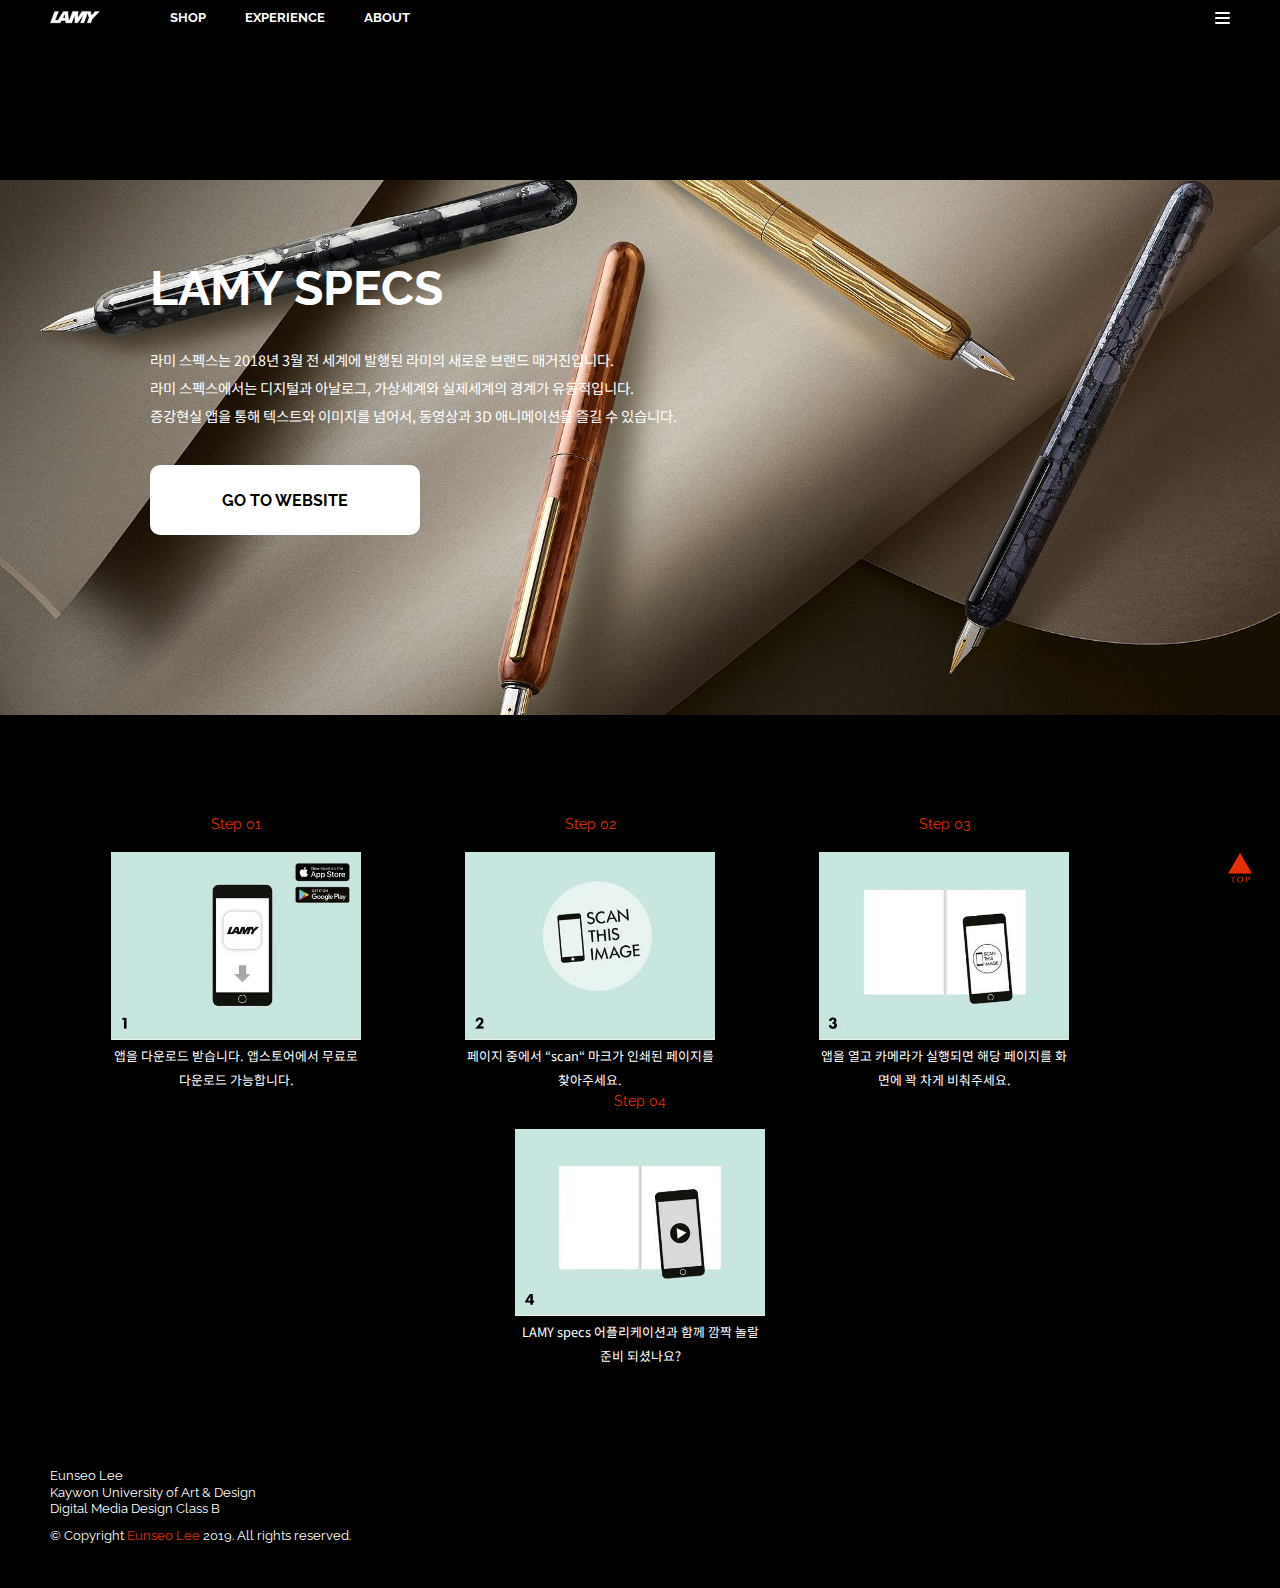
<file: html/lamyspecs.html>
<!--21961089_이은서-->
<!DOCTYPE html>
<html lang="en" dir="ltr">
  <head>
    <meta charset="utf-8">
    <meta name="viewport" content="width-device-width, initial-scale=1.0">
    <title>LAMY</title>
    <link rel="stylesheet" href="../style.css">
    <link href="https://fonts.googleapis.com/css?family=Noto+Sans+KR|Raleway&display=swap" rel="stylesheet">
    <style>
      .small_text:nth-child(4) {margin-bottom:35px;}
      .main_7 {margin:100px 0 100px 0;}
      .main_7 img {width:250px; height:400px margin-bottom:20px;}
      .main_7 ul {display:inline-block; width:250px;}
      .main_7 ul:nth-child(2) {margin:0 100px 0 100px;}
      .main_7 ul:nth-child(3) {margin:0 100px 0 0;}
    </style>
  </head>
  <body>
    <header class="c12">
      <nav class="menu_bar">
        <div class="main_logo">
          <a href="../index.html"><img src="../img/logo.png"></a>
        </div>
        <div class="menu_icon">
          <input type="checkbox" id="menuicon">
          <label for="menuicon">
            <span></span>
            <span></span>
            <span></span>
          </label>
        </div>
        <div class="menu_background">
          <ul class="main_menu">
            <li>
              <a href="fountainpen.html">SHOP</a>
              <ul>
                <li>
                  <a href="fountainpen.html">PEN</a>
                  <ul>
                    <li><a href="fountainpen.html">FOUNTAIN PEN</a></li>
                    <li><a href="ballpen.html">BALL PEN</a></li>
                  </ul>
                </li>
              </ul>
              <!--<ul>
                <li>
                  <a href="acc.html">ACC</a>
                  <ul>
                    <li><a href="refill.html">REFILL</a></li>
                    <li><a href="case.html">CASE</a></li>
                  </ul>
                </li>
              </ul>-->
            </li>
            <li>
              <a href="value.html">EXPERIENCE</a>
              <ul>
                <li><a href="value.html">VALUE</a></li>
                <li>
                  <a href="lamyspecs.html">DESIGN</a>
                  <ul>
                    <li><a href="lamyspecs.html">LAMY specs</a></li>
                    <li><a href="designers.html">DESIGNERS</a></li>
                  </ul>
                </li>
              </ul>
            </li>
            <li>
              <a href="history.html">ABOUT</a>
              <ul>
                <li><a href="history.html">HISTORY</a></li>
              </ul>
            </li>
          </ul>
        </div>
      </nav>
    </header>
      <div class="main_8">
        <div class="main_contents1">
          <h1 class="big_title1">LAMY specs</h1>
          <p class="small_text">라미 스펙스는 2018년 3월 전 세계에 발행된 라미의 새로운 브랜드 매거진입니다.</p>
          <p class="small_text">라미 스펙스에서는 디지털과 아날로그, 가상세계와 실제세계의 경계가 유동적입니다.</p>
          <p class="small_text">증강현실 앱을 통해 텍스트와 이미지를 넘어서, 동영상과 3D 애니메이션을 즐길 수 있습니다.</p>
          <div class="main_btn">
            <a href="https://www.lamy.com/specs/"><button class="main_btn"><span>Go to Website</span></button></a>
          </div>
        </div>
      </div>
      <div class="main_7">
        <center>
          <ul>
            <li class="font_medium step_title">Step 01</li>
            <li><a href="#"><img src="../img/s1.jpg"></a></li>
            <li class="font_small">앱을 다운로드 받습니다. 앱스토어에서 무료로 다운로드 가능합니다.</li>
          </ul>
          <ul>
            <li class="font_medium step_title">Step 02</li>
            <li><a href="#"><img src="../img/s2.jpg"></a></li>
            <li class="font_small">페이지 중에서 “scan“ 마크가 인쇄된 페이지를 찾아주세요.</li>
          </ul>
          <ul>
            <li class="font_medium step_title">Step 03</li>
            <li><a href="#"><img src="../img/s3.jpg"></a></li>
            <li class="font_small">앱을 열고 카메라가 실행되면 해당 페이지를 화면에 꽉 차게 비춰주세요.</li>
          </ul>
          <ul>
            <li class="font_medium step_title">Step 04</li>
            <li><a href="#"><img src="../img/s4.jpg"></a></li>
            <li class="font_small">LAMY specs 어플리케이션과 함께 깜짝 놀랄 준비 되셨나요?</li>
          </ul>
        </center>
      </div>
    <footer class="c12">
      <div class="contact">
        Eunseo Lee <br>
        Kaywon University of Art & Design <br>
        Digital Media Design Class B <br>
      </div>
      <div class="copyright">
        &copy; Copyright <span style="color:#e63000;">Eunseo Lee</span> 2019. All rights reserved.
      </div>
      <div class="top_btn">
        <a href="#"><img src="../img/top.png"></a>
      </div>
    </footer>
  </body>
</html>
</file>
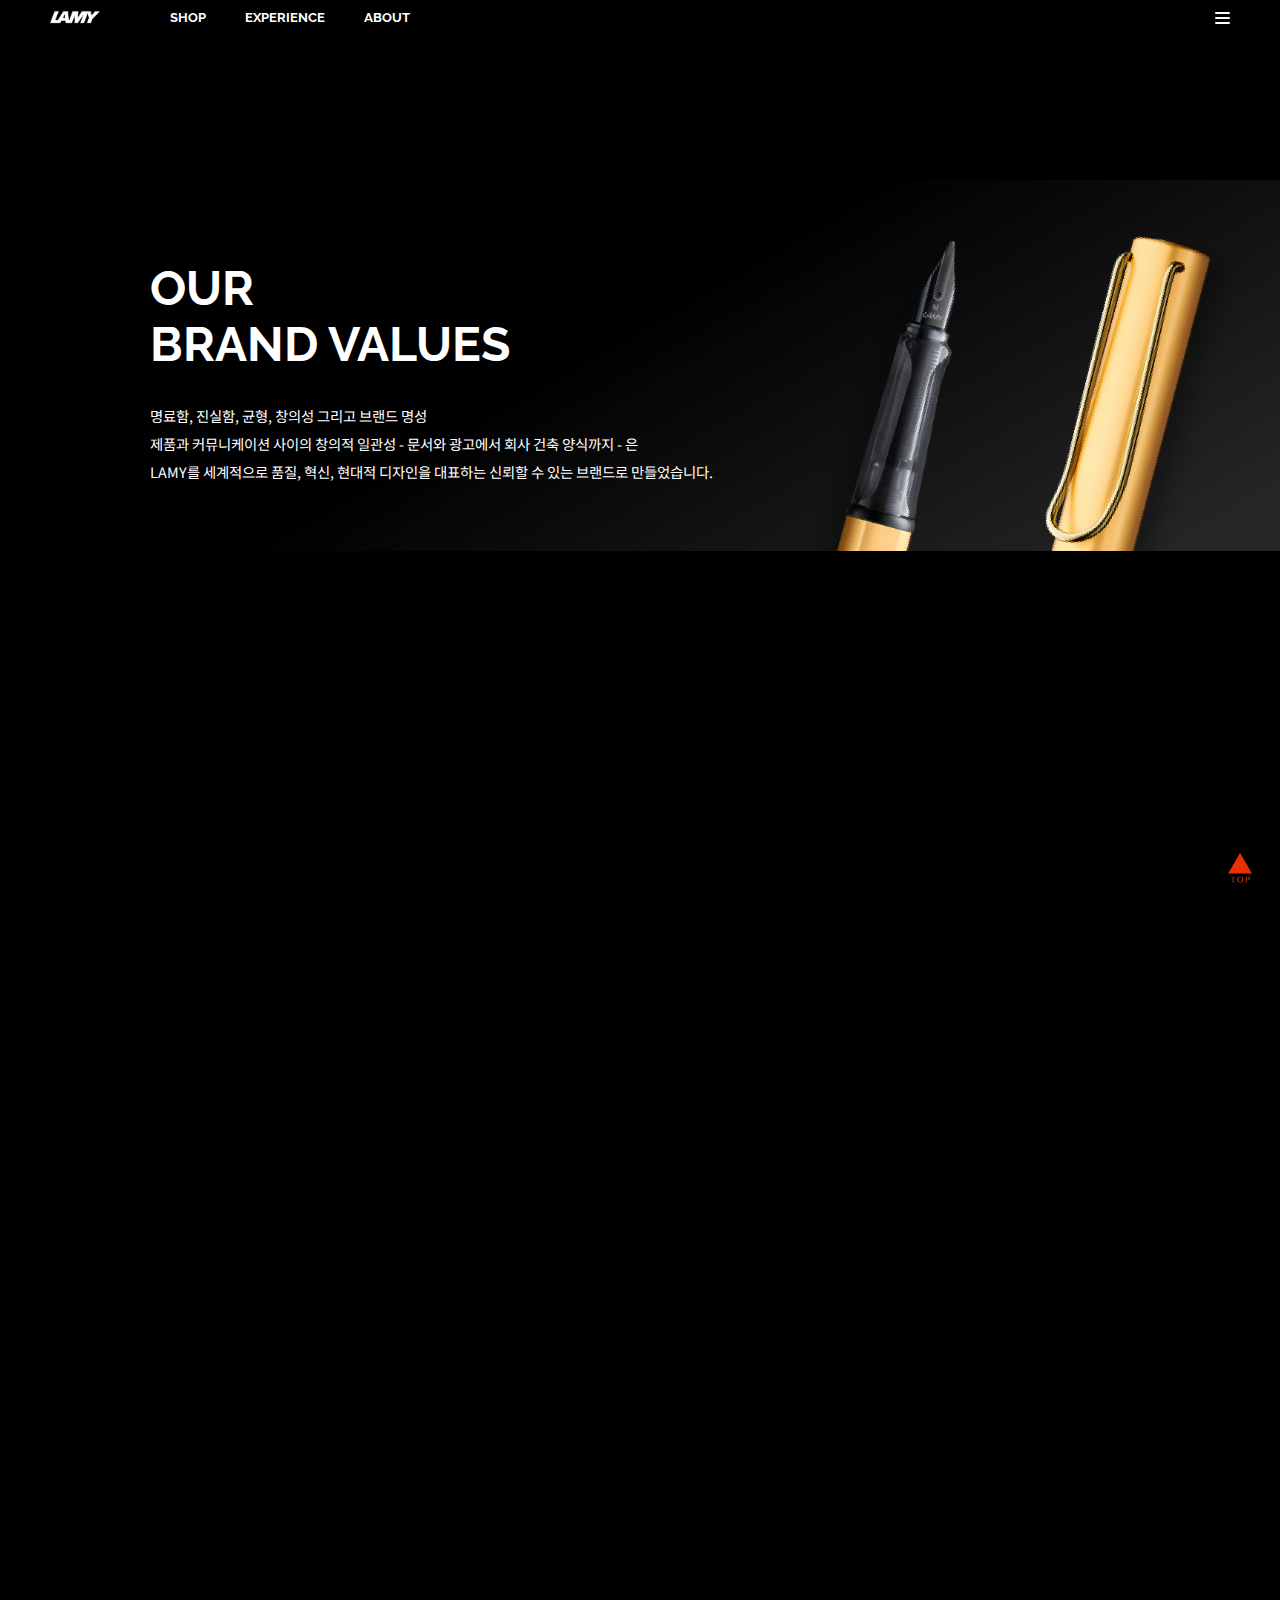
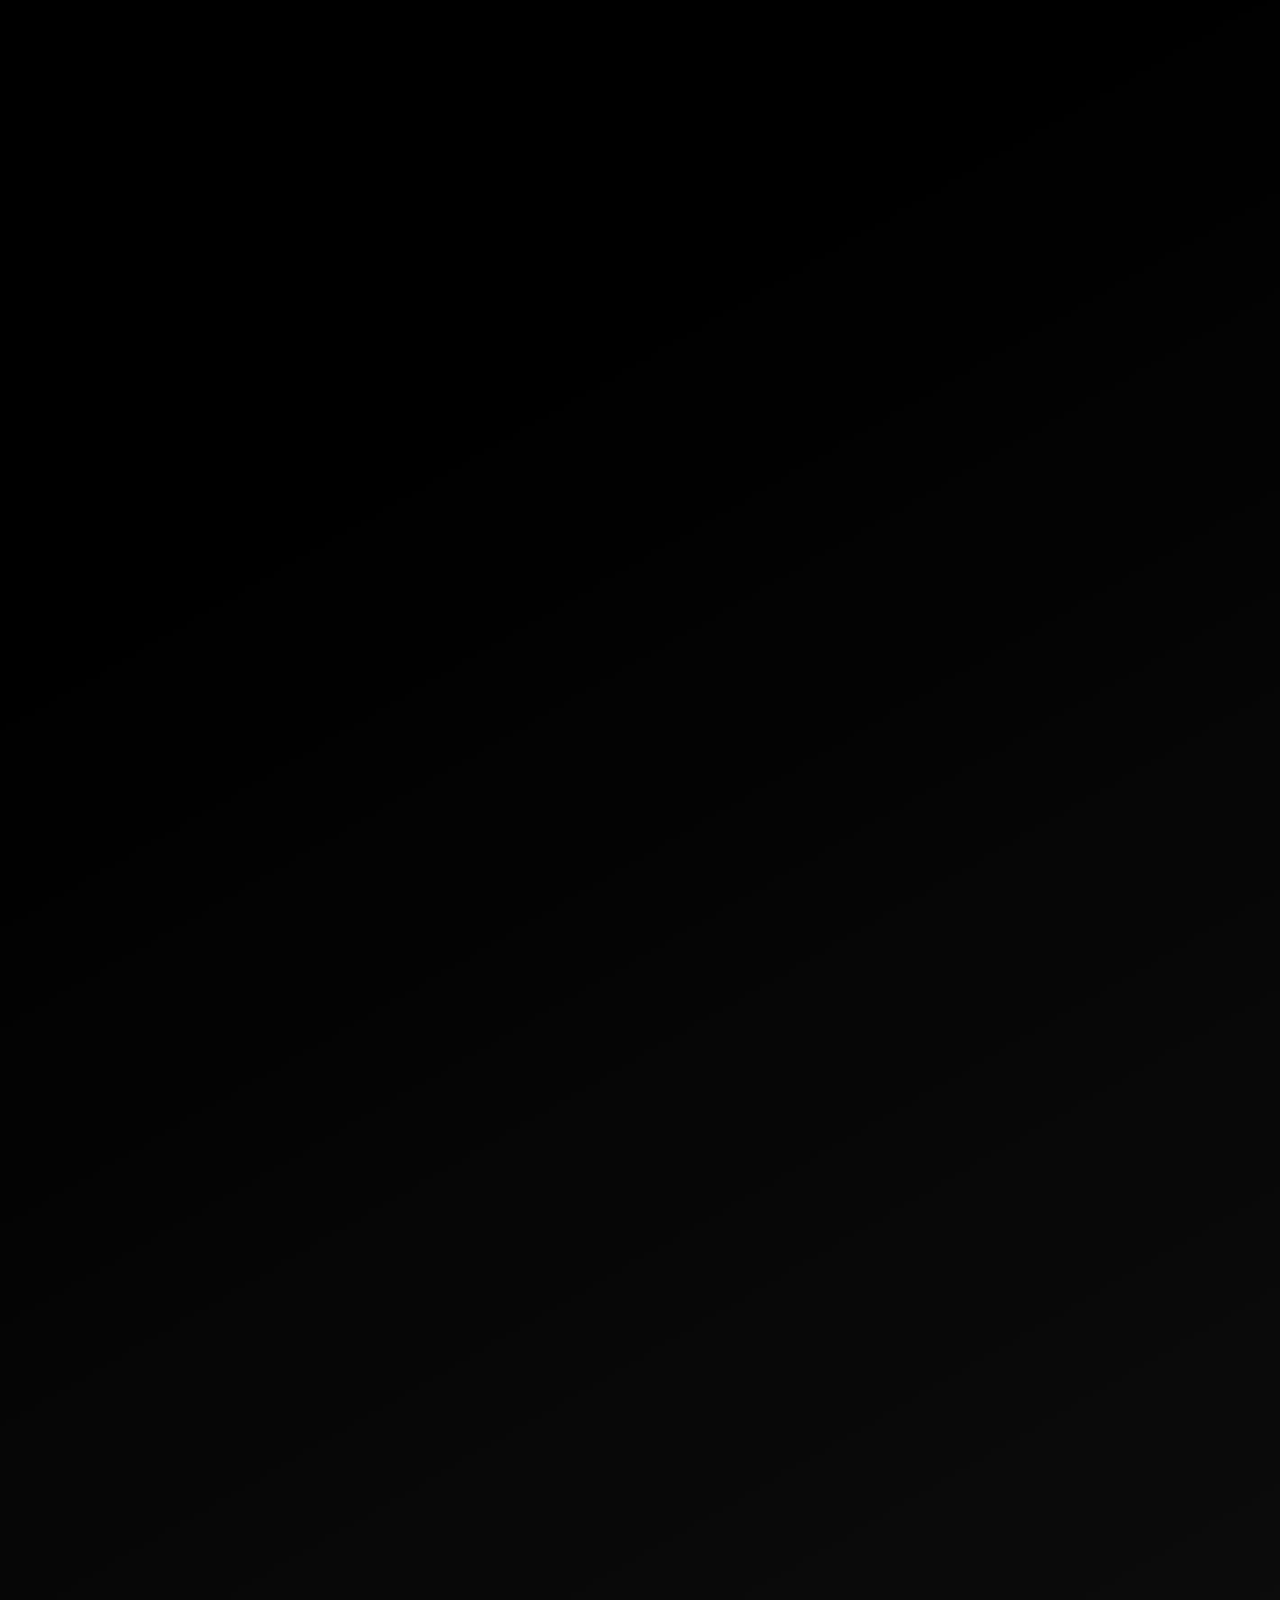
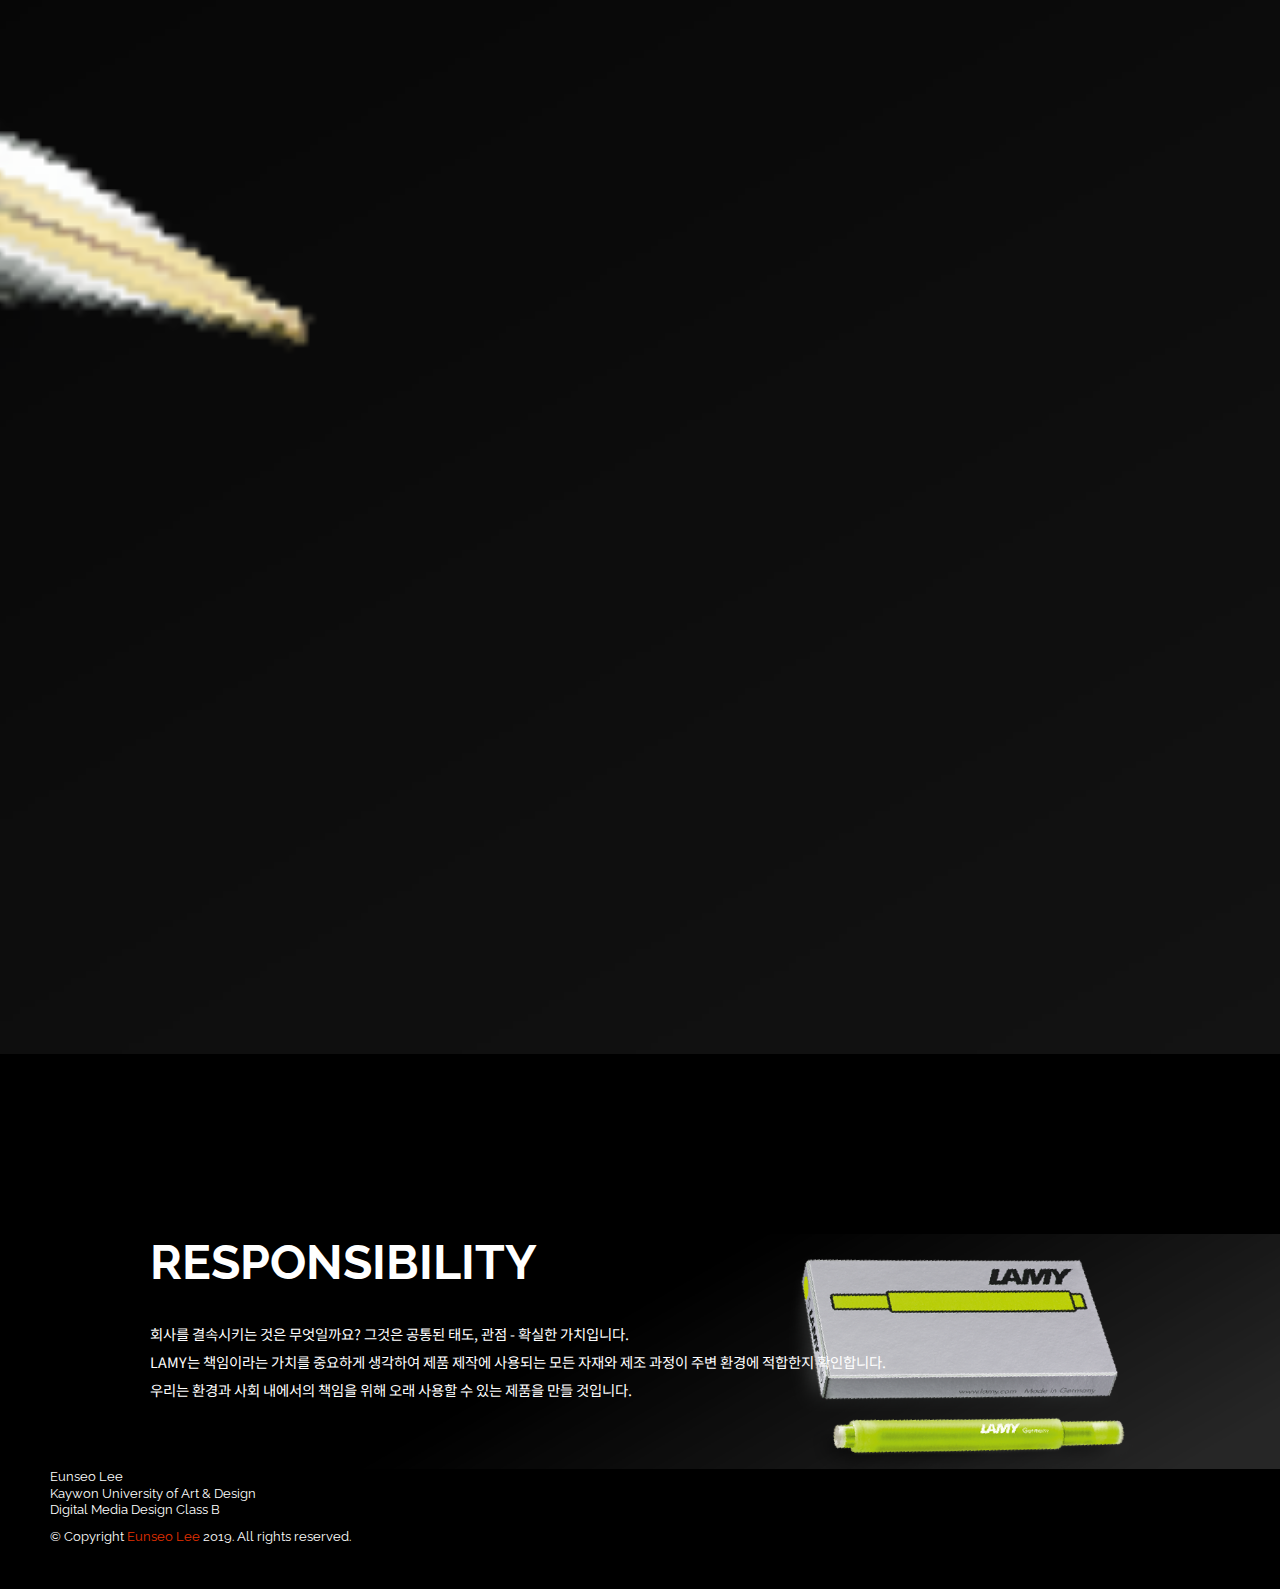
<file: html/value.html>
<!--21961089_이은서-->
<!DOCTYPE html>
<html lang="en" dir="ltr">
  <head>
    <meta charset="utf-8">
    <meta name="viewport" content="width-device-width, initial-scale=1.0">
    <title>LAMY</title>
    <link rel="stylesheet" href="../style.css">
    <link href="https://fonts.googleapis.com/css?family=Noto+Sans+KR|Raleway&display=swap" rel="stylesheet">
    <style>
      .small_text:nth-child(4) {margin-bottom:35px;}
    </style>
  </head>
  <body>
    <header class="c12">
      <nav class="menu_bar">
        <div class="main_logo">
          <a href="../index.html"><img src="../img/logo.png"></a>
        </div>
        <div class="menu_icon">
          <input type="checkbox" id="menuicon">
          <label for="menuicon">
            <span></span>
            <span></span>
            <span></span>
          </label>
        </div>
        <div class="menu_background">
          <ul class="main_menu">
            <li>
              <a href="fountainpen.html">SHOP</a>
              <ul>
                <li>
                  <a href="fountainpen.html">PEN</a>
                  <ul>
                    <li><a href="fountainpen.html">FOUNTAIN PEN</a></li>
                    <li><a href="ballpen.html">BALL PEN</a></li>
                  </ul>
                </li>
              </ul>
              <!--<ul>
                <li>
                  <a href="acc.html">ACC</a>
                  <ul>
                    <li><a href="refill.html">REFILL</a></li>
                    <li><a href="case.html">CASE</a></li>
                  </ul>
                </li>
              </ul>-->
            </li>
            <li>
              <a href="value.html">EXPERIENCE</a>
              <ul>
                <li><a href="value.html">VALUE</a></li>
                <li>
                  <a href="lamyspecs.html">DESIGN</a>
                  <ul>
                    <li><a href="lamyspecs.html">LAMY specs</a></li>
                    <li><a href="designers.html">DESIGNERS</a></li>
                  </ul>
                </li>
              </ul>
            </li>
            <li>
              <a href="history.html">ABOUT</a>
              <ul>
                <li><a href="history.html">HISTORY</a></li>
              </ul>
            </li>
          </ul>
        </div>
      </nav>
    </header>
      <div class="main_4">
        <div class="main_contents1">
          <h1 class="big_title1">Our<br>Brand Values</h1>
          <p class="small_text">명료함, 진실함, 균형, 창의성 그리고 브랜드 명성</p>
          <p class="small_text">제품과 커뮤니케이션 사이의 창의적 일관성 - 문서와 광고에서 회사 건축 양식까지 - 은</p>
          <p class="small_text">LAMY를 세계적으로 품질, 혁신, 현대적 디자인을 대표하는 신뢰할 수 있는 브랜드로 만들었습니다.</p>
        </div>
      </div>
      <div class="main_5">
        <div class="main_contents2">
          <h1 class="big_title2">Perfect<br>for Detail</h1>
          <p class="small_text">평균적으로 필기구를 만드는 데 소요되는 시간의 약 3/4 정도가 수작업에 투입된다는 것을 알고 계시나요?</p>
          <p class="small_text">자동화 시대인 요즘에도 LAMY에 있어 세심한 수작업은 굉장히 중요한 부분입니다.</p>
          <p class="small_text">특정 모델들의 경우 100% 수작업으로 조립되고 있습니다. 이는 가장 세련된 필기구를 완벽하게 제조하기 위함입니다.</p>
        </div>
      </div>
      <div class="main_6">
        <div class="main_contents1">
          <h1 class="big_title1">Responsibility</h1>
          <p class="small_text">회사를 결속시키는 것은 무엇일까요? 그것은 공통된 태도, 관점 - 확실한 가치입니다.</p>
          <p class="small_text">LAMY는 책임이라는 가치를 중요하게 생각하여 제품 제작에 사용되는 모든 자재와 제조 과정이 주변 환경에 적합한지 확인합니다.</p>
          <p class="small_text">우리는 환경과 사회 내에서의 책임을 위해 오래 사용할 수 있는 제품을 만들 것입니다.</p>
        </div>
      </div>
    <footer class="c12">
      <div class="contact">
        Eunseo Lee <br>
        Kaywon University of Art & Design <br>
        Digital Media Design Class B <br>
      </div>
      <div class="copyright">
        &copy; Copyright <span style="color:#e63000;">Eunseo Lee</span> 2019. All rights reserved.
      </div>
      <div class="top_btn">
        <a href="#"><img src="../img/top.png"></a>
      </div>
    </footer>
  </body>
</html>
</file>
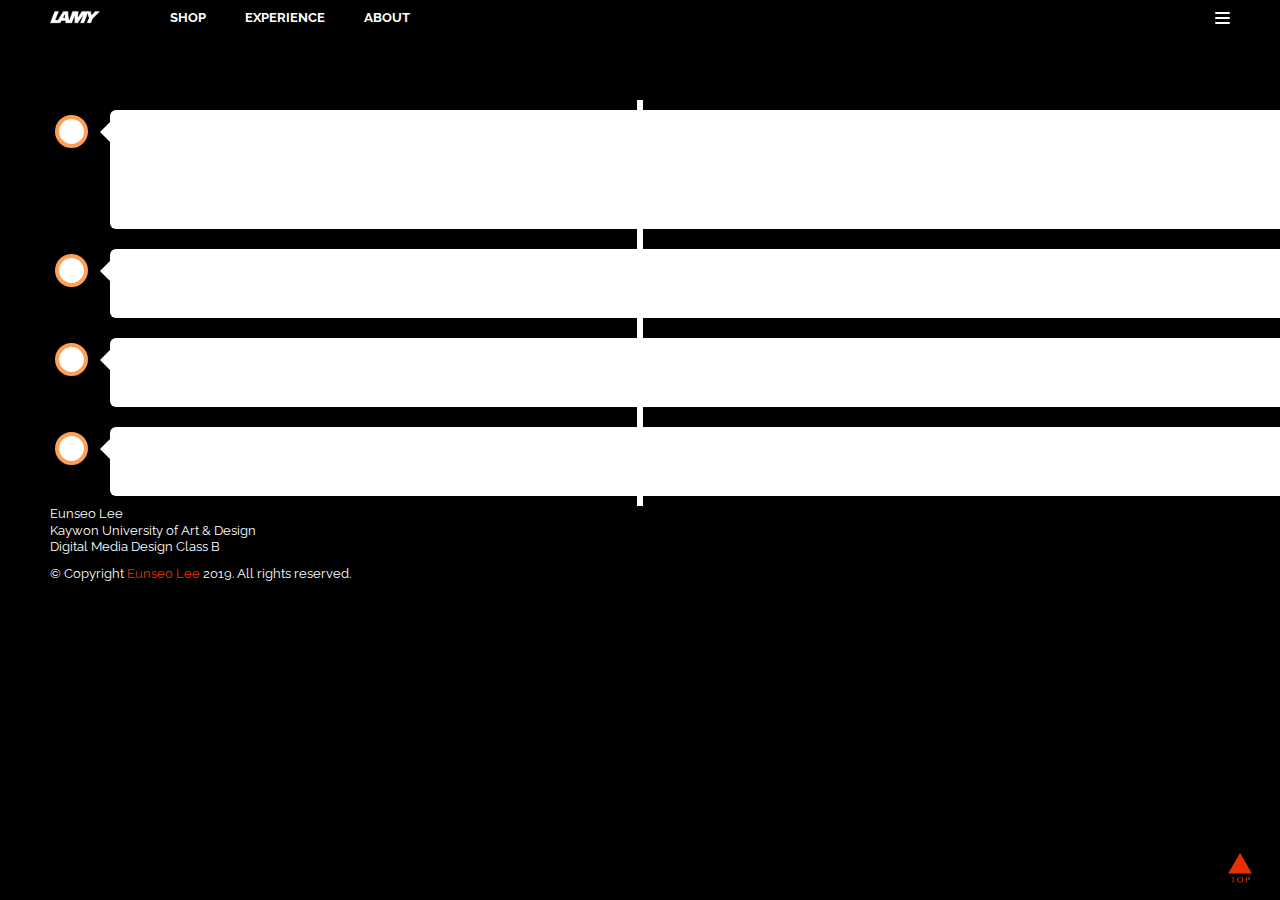
<file: lamy/html/history.html>
<!--21961089_이은서-->
<!DOCTYPE html>
<html lang="en" dir="ltr">
  <head>
    <meta charset="utf-8">
    <meta name="viewport" content="width-device-width, initial-scale=1.0">
    <title>LAMY</title>
    <link rel="stylesheet" href="../style.css">
    <link href="https://fonts.googleapis.com/css?family=Noto+Sans+KR|Raleway&display=swap" rel="stylesheet">
    <style>
      .timeline {position:relative; max-width:1200px; margin:0 auto; margin-top:100px;}
      .timeline::after {content:""; position:absolute; width:6px; background-color:#fff; top:0; bottom:0; left:50%; margin-left:-3px;}
      .container {padding:10px 40px; position:relative; background-color:inherit; width:50%;}
      .container::after {content:""; position:absolute; width:25px; height:25px; right:-17px; background-color:#fff; border:4px solid #ff9f55; top:15px; border-radius:50%; z-index:1;}
      .left {left:0;}
      .right {left:50%;}
      .left::before {content:""; height:0; position:absolute; top:22px; width:0; z-index:1px; right:30px; border:medium solid #fff; border-width:10px 0 10px 10px; border-color:transparent transtparent transparent #fff;}
      .right::before {content:""; height:0; position:absolute; top:22px; width:0; z-index:1px; right:30px; border:medium solid #fff; border-width:10px 10px 10px 0; border-color:transparent #fff transparent transparent;}
      .right::after {left:-16px;}
      .content {padding:20px 30px; background-color:#fff; position:relative; border-radius:6px;}
      .container {width:100%; padding-left:70px; padding-right:25px;}
      .container::before {left:60px; border:medium solid white; border-width:10px 10px 10px 0; border-color:transparent white transparent transparent;}
      .left::after, .right::after {left:15px;}
      .right {left:0%;}
    </style>

  </head>
  <body>
    <header class="c12">
      <nav class="menu_bar">
        <div class="main_logo">
          <a href="../index.html"><img src="../img/logo.png"></a>
        </div>
        <div class="menu_icon">
          <input type="checkbox" id="menuicon">
          <label for="menuicon">
            <span></span>
            <span></span>
            <span></span>
          </label>
        </div>
        <div class="menu_background">
          <ul class="main_menu">
            <li>
              <a href="fountainpen.html">SHOP</a>
              <ul>
                <li>
                  <a href="fountainpen.html">PEN</a>
                  <ul>
                    <li><a href="fountainpen.html">FOUNTAIN PEN</a></li>
                    <li><a href="ballpen.html">BALL PEN</a></li>
                  </ul>
                </li>
              </ul>
              <!--<ul>
                <li>
                  <a href="acc.html">ACC</a>
                  <ul>
                    <li><a href="refill.html">REFILL</a></li>
                    <li><a href="case.html">CASE</a></li>
                  </ul>
                </li>
              </ul>-->
            </li>
            <li>
              <a href="value.html">EXPERIENCE</a>
              <ul>
                <li><a href="value.html">VALUE</a></li>
                <li>
                  <a href="lamyspecs.html">DESIGN</a>
                  <ul>
                    <li><a href="lamyspecs.html">LAMY specs</a></li>
                    <li><a href="designers.html">DESIGNERS</a></li>
                  </ul>
                </li>
              </ul>
            </li>
            <li>
              <a href="history.html">ABOUT</a>
              <ul>
                <li><a href="history.html">HISTORY</a></li>
              </ul>
            </li>
          </ul>
        </div>
      </nav>
    </header>
    <div class="timeline">
      <div class="container left">
        <div class="content">
          <h2>2017</h2>
          <p></p>
        </div>
      </div>
      <div class="container right">
        <div class="content">
          <h2>2016</h2>
          <p></p>
        </div>
      </div>
      <div class="container left">
        <div class="content">
          <h2>2015</h2>
          <p></p>
        </div>
      </div>
      <div class="container right">
        <div class="content">
          <h2>2014</h2>
          <p></p>
        </div>
      </div>
    </div>
    <footer class="c12">
      <div class="contact">
        Eunseo Lee <br>
        Kaywon University of Art & Design <br>
        Digital Media Design Class B <br>
      </div>
      <div class="copyright">
        &copy; Copyright <span style="color:#e63000;">Eunseo Lee</span> 2019. All rights reserved.
      </div>
      <div class="top_btn">
        <a href="#"><img src="../img/top.png"></a>
      </div>
    </footer>
  </body>
</html>
</file>
<file: style.css>
* {margin:0; padding:0;}
body {background-color:#000; font-family:'Noto Sans KR', sans-serif; font-family:'Raleway', sans-serif; font-size:1em; color:#fff; overflow-x:hidden;}
.clear {clear:both;}
.c1 {width:8.33%; float:left; padding:15px;}
.c2 {width:16.66%; float:left; padding:15px;}
.c3 {width:25%; float:left; padding:15px;}
.c4 {width:33.33%; float:left; padding:15px;}
.c5 {width:41.66%; float:left; padding:15px;}
.c6 {width:50%; float:left;}
.c7 {width:58.33%; float:left; padding:15px;}
.c8 {width:66.66%; float:left; padding:15px;}
.c9 {width:75%; float:left; padding:15px;}
.c10 {width:83.33%; float:left; padding:15px;}
.c11 {width:91.66%; float:left; padding:15px;}
.c12 {width:100%; float:left;}
ul {list-style:none;}
.font_big {font-size:1.2em;}
.font_medium {font-size:0.9em;}
.font_small {font-family:'Noto Sans KR', sans-serif; font-size:0.8em; line-height:24px;}

header {height:30px; margin-bottom:50px;}
.menu_bar {width:100%; background:#000; position:fixed; top:0; z-index:999; height:35px;}
.main_logo {float:left;}
.main_logo img {width:50px; margin:10px 0 0 50px;}
/*Menu Icon*/
.menu_icon {margin:12px 50px 0 0; float:right;}
input[id="menuicon"] {display:none;}
input[id="menuicon"] + label {display:block; width:15px; height:12px; position:relative; cursor:pointer;}
input[id="menuicon"] + label span {display:block; position:absolute; width:100%; height:2px; border-radius:30px; background:#fff; transition:all .35s;}
input[id="menuicon"] + label span:nth-child(1) {top:0;}
input[id="menuicon"] + label span:nth-child(2) {top:50%; transform:translateY(-50%);}
input[id="menuicon"] + label span:nth-child(3) {bottom:0;}
input[id="menuicon"]:checked + label span:nth-child(1) {top:50%; transform:translateY(-50%) rotate(45deg);}
input[id="menuicon"]:checked + label span:nth-child(2) {opacity:0;}
input[id="menuicon"]:checked + label span:nth-child(3) {bottom:50%; transform:translateY(50%) rotate(-45deg);}
/*Menu Name*/
.menu_background {background:#000; margin-left:50px; float:left; text-align:center;}
.main_menu {font-size:0.8em; font-weight:bold;}
.main_menu ul ul {list-style:none;}
.main_menu a {color:#fff;}
.main_menu, .main_menu ul {list-style:none; margin:0; padding:0;}
.main_menu li {position:relative;}
.main_menu a {padding:10px 20px; display:block; text-decoration:none;}
.main_menu a:hover {background:#e63000; color:#fff;}
.main_menu > li {display:inline-block; vertical-align:top; margin-left:-4px;}
.main_menu > li:first-child {margin-left:0;}
.main_menu > li > a {}
.main_menu > li > a:hover {}
.main_menu > li > ul {width:100px; display:none; position:absolute; top:100%; left:0; z-index:999; text-align:left; background:#393939;}
.main_menu > li:hover > ul {display:block;}
.main_menu ul li a {}
.main_menu ul li a:hover {}
.main_menu > li > ul > li > ul {width:150px; display:none; position:absolute; left:100%; top:0%; z-index:999; text-align:left; background:#818181;}
.main_menu > li > ul > li:hover > ul {display:block;}
.main_menu ul ul li {}
.main_menu ul ul li a {}
.main_menu ul ul li a:hover {}

.main_1 {background-image:url("img/main1.png"); background-position:center; background-repeat:no-repeat; background-size:cover;}
.main_2 {background-image:url("img/main2.png"); background-position:center; background-repeat:no-repeat; background-size:cover;}
.main_contents1 {margin-left:150px; padding-bottom:30px;}
.main_contents2 {margin-left:1400px; padding-bottom:30px;}
.big_title1 {font-family:'Noto Sans KR', sans-serif; margin-top:180px; font-size:3em; font-family:'Raleway', sans-serif; text-transform:uppercase; margin-bottom:30px;}
.big_title2 {font-family:'Noto Sans KR', sans-serif; margin-top:80px; font-size:3em; font-family:'Raleway', sans-serif; text-transform:uppercase; margin-bottom:30px;}
.small_text {font-family:'Noto Sans KR', sans-serif; font-size:0.9em; line-height:28px;}
/*.small_text:nth-child(4) {margin-bottom:35px;}*/
.main_btn {font-family:'Raleway', sans-serif; font-weight:bold; margin-bottom:150px; border-radius:10px; background-color:#fff; border:none; color:#000; text-align:center; font-size:1em; padding:10px; width:250px; height:50px; transition:all 0.5s; cursor:pointer;}
.main_btn span {font-family:'Raleway', sans-serif; text-transform:uppercase; cursor:pointer; display:inline-block; position:relative; transition:0.5s;}
.main_btn span:after {content:'\00bb'; line-height:15px; position:absolute; opacity:0; top:0; right:-20px; transition:0.5s;}
.main_btn:hover span {color:#e63000; padding-right:25px; letter-spacing:3px;}
.main_btn:hover span:after {color:#000; opacity:1; right:0;}

.main_3 {margin:100px 0 100px 0;}
.main_3 img {width:250px; margin-bottom:20px;}
.main_3 ul {display:inline-block; width:250px;}
.main_3 ul:nth-child(2) {margin:0 100px 0 100px;}
.step_title {font-family:'Raleway', sans-serif; color:#e63000; margin-bottom:20px;}

.main_4 {background-image:url("img/main3.png"); background-position:center; background-repeat:no-repeat; background-size:cover;}
.main_5 {background-image:url("img/main4.png"); background-position:center; background-repeat:no-repeat; background-size:cover;}
.main_6 {background-image:url("img/main5.png"); background-position:center; background-repeat:no-repeat; background-size:cover;}
.main_8 {background-image:url("img/ban.jpg"); background-position:center; background-repeat:no-repeat; background-size:cover;}
.main_9 {background-image:url("img/main9.png"); background-position:center; background-repeat:no-repeat; background-size:cover;}
.main_10 {background-image:url("img/main10.png"); background-position:center; background-repeat:no-repeat; background-size:cover;}

footer {height:120px; padding-left:50px; font-size:0.8em; color:#fff; background:#000;}
.contact {margin-bottom:10px; line-height:1.3em;}
.copyright {margin-bottom:10px;}
.top_btn {position:fixed; bottom:10px; right:20px;}
.top_btn img {width:40px;}

/*drag*/
::selection {color:transparent; text-shadow:0 0 2px #747474; transition:all 250ms ease-in;}
::-moz-selection {color:transparent; text-shadow:0 0 2px #747474; transition:all 250ms ease-in;}
</file>
<file: lamy/style.css>
* {margin:0; padding:0;}
body {background-color:#000; font-family:'Noto Sans KR', sans-serif; font-family:'Raleway', sans-serif; font-size:1em; color:#fff; overflow-x:hidden;}
.clear {clear:both;}
.c1 {width:8.33%; float:left; padding:15px;}
.c2 {width:16.66%; float:left; padding:15px;}
.c3 {width:25%; float:left; padding:15px;}
.c4 {width:33.33%; float:left; padding:15px;}
.c5 {width:41.66%; float:left; padding:15px;}
.c6 {width:50%; float:left;}
.c7 {width:58.33%; float:left; padding:15px;}
.c8 {width:66.66%; float:left; padding:15px;}
.c9 {width:75%; float:left; padding:15px;}
.c10 {width:83.33%; float:left; padding:15px;}
.c11 {width:91.66%; float:left; padding:15px;}
.c12 {width:100%; float:left;}
ul {list-style:none;}
.font_big {font-size:1.2em;}
.font_medium {font-size:0.9em;}
.font_small {font-family:'Noto Sans KR', sans-serif; font-size:0.8em; line-height:24px;}

header {height:30px; margin-bottom:50px;}
.menu_bar {width:100%; background:#000; position:fixed; top:0; z-index:999; height:35px;}
.main_logo {float:left;}
.main_logo img {width:50px; margin:10px 0 0 50px;}
/*Menu Icon*/
.menu_icon {margin:12px 50px 0 0; float:right;}
input[id="menuicon"] {display:none;}
input[id="menuicon"] + label {display:block; width:15px; height:12px; position:relative; cursor:pointer;}
input[id="menuicon"] + label span {display:block; position:absolute; width:100%; height:2px; border-radius:30px; background:#fff; transition:all .35s;}
input[id="menuicon"] + label span:nth-child(1) {top:0;}
input[id="menuicon"] + label span:nth-child(2) {top:50%; transform:translateY(-50%);}
input[id="menuicon"] + label span:nth-child(3) {bottom:0;}
input[id="menuicon"]:checked + label span:nth-child(1) {top:50%; transform:translateY(-50%) rotate(45deg);}
input[id="menuicon"]:checked + label span:nth-child(2) {opacity:0;}
input[id="menuicon"]:checked + label span:nth-child(3) {bottom:50%; transform:translateY(50%) rotate(-45deg);}
/*Menu Name*/
.menu_background {background:#000; margin-left:50px; float:left; text-align:center;}
.main_menu {font-size:0.8em; font-weight:bold;}
.main_menu ul ul {list-style:none;}
.main_menu a {color:#fff;}
.main_menu, .main_menu ul {list-style:none; margin:0; padding:0;}
.main_menu li {position:relative;}
.main_menu a {padding:10px 20px; display:block; text-decoration:none;}
.main_menu a:hover {background:#e63000; color:#fff;}
.main_menu > li {display:inline-block; vertical-align:top; margin-left:-4px;}
.main_menu > li:first-child {margin-left:0;}
.main_menu > li > a {}
.main_menu > li > a:hover {}
.main_menu > li > ul {width:100px; display:none; position:absolute; top:100%; left:0; z-index:999; text-align:left; background:#393939;}
.main_menu > li:hover > ul {display:block;}
.main_menu ul li a {}
.main_menu ul li a:hover {}
.main_menu > li > ul > li > ul {width:150px; display:none; position:absolute; left:100%; top:0%; z-index:999; text-align:left; background:#818181;}
.main_menu > li > ul > li:hover > ul {display:block;}
.main_menu ul ul li {}
.main_menu ul ul li a {}
.main_menu ul ul li a:hover {}

.main_1 {background-image:url("img/main1.png"); background-position:center; background-repeat:no-repeat; background-size:cover;}
.main_2 {background-image:url("img/main2.png"); background-position:center; background-repeat:no-repeat; background-size:cover;}
.main_contents1 {margin-left:150px; padding-bottom:30px;}
.main_contents2 {margin-left:1400px; padding-bottom:30px;}
.big_title1 {font-family:'Noto Sans KR', sans-serif; margin-top:180px; font-size:3em; font-family:'Raleway', sans-serif; text-transform:uppercase; margin-bottom:30px;}
.big_title2 {font-family:'Noto Sans KR', sans-serif; margin-top:80px; font-size:3em; font-family:'Raleway', sans-serif; text-transform:uppercase; margin-bottom:30px;}
.small_text {font-family:'Noto Sans KR', sans-serif; font-size:0.9em; line-height:28px;}
/*.small_text:nth-child(4) {margin-bottom:35px;}*/
.main_btn {font-family:'Raleway', sans-serif; font-weight:bold; margin-bottom:150px; border-radius:10px; background-color:#fff; border:none; color:#000; text-align:center; font-size:1em; padding:10px; width:250px; height:50px; transition:all 0.5s; cursor:pointer;}
.main_btn span {font-family:'Raleway', sans-serif; text-transform:uppercase; cursor:pointer; display:inline-block; position:relative; transition:0.5s;}
.main_btn span:after {content:'\00bb'; line-height:15px; position:absolute; opacity:0; top:0; right:-20px; transition:0.5s;}
.main_btn:hover span {color:#e63000; padding-right:25px; letter-spacing:3px;}
.main_btn:hover span:after {color:#000; opacity:1; right:0;}

.main_3 {margin:100px 0 100px 0;}
.main_3 img {width:250px; margin-bottom:20px;}
.main_3 ul {display:inline-block; width:250px;}
.main_3 ul:nth-child(2) {margin:0 100px 0 100px;}
.step_title {font-family:'Raleway', sans-serif; color:#e63000; margin-bottom:20px;}

.main_4 {background-image:url("img/main3.png"); background-position:center; background-repeat:no-repeat; background-size:cover;}
.main_5 {background-image:url("img/main4.png"); background-position:center; background-repeat:no-repeat; background-size:cover;}
.main_6 {background-image:url("img/main5.png"); background-position:center; background-repeat:no-repeat; background-size:cover;}
.main_8 {background-image:url("img/ban.jpg"); background-position:center; background-repeat:no-repeat; background-size:cover;}
.main_9 {background-image:url("img/main9.png"); background-position:center; background-repeat:no-repeat; background-size:cover;}
.main_10 {background-image:url("img/main10.png"); background-position:center; background-repeat:no-repeat; background-size:cover;}

footer {height:120px; padding-left:50px; font-size:0.8em; color:#fff; background:#000;}
.contact {margin-bottom:10px; line-height:1.3em;}
.copyright {margin-bottom:10px;}
.top_btn {position:fixed; bottom:10px; right:20px;}
.top_btn img {width:40px;}

/*drag*/
::selection {color:transparent; text-shadow:0 0 2px #747474; transition:all 250ms ease-in;}
::-moz-selection {color:transparent; text-shadow:0 0 2px #747474; transition:all 250ms ease-in;}
</file>
